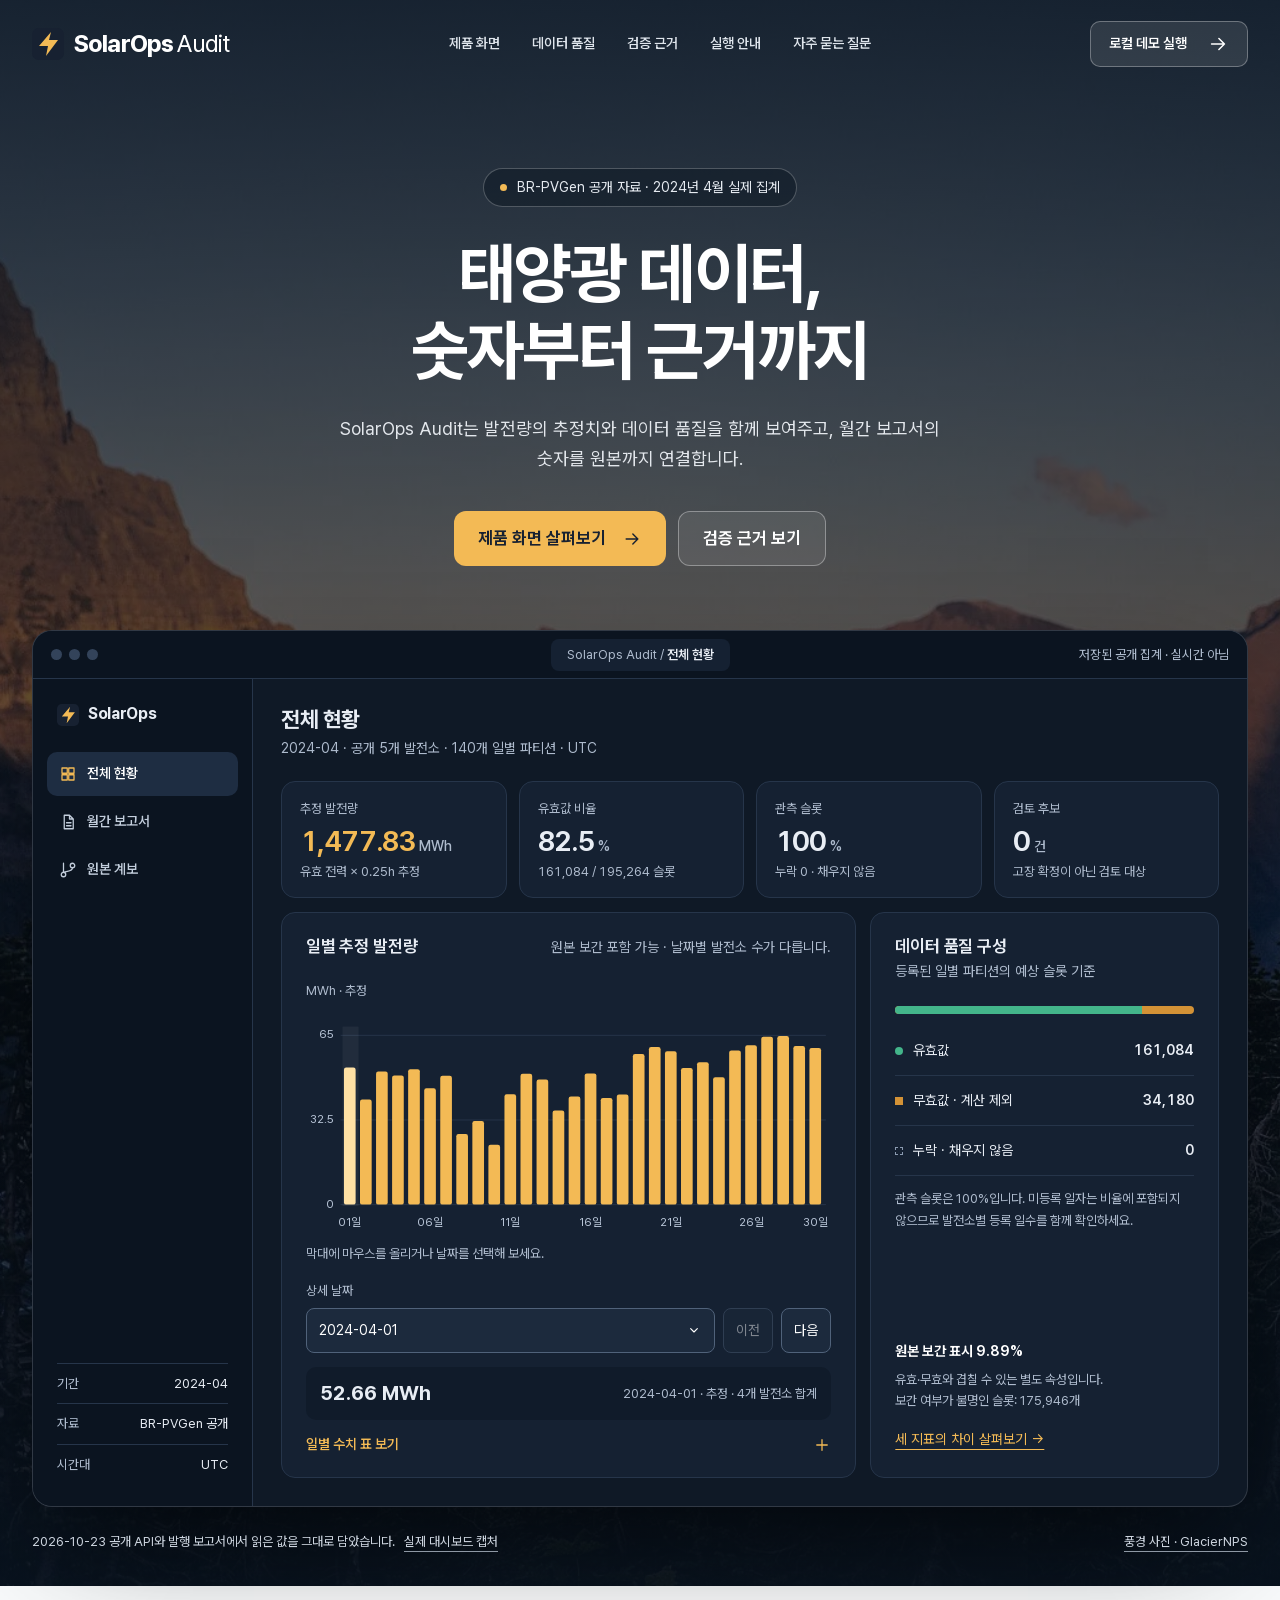
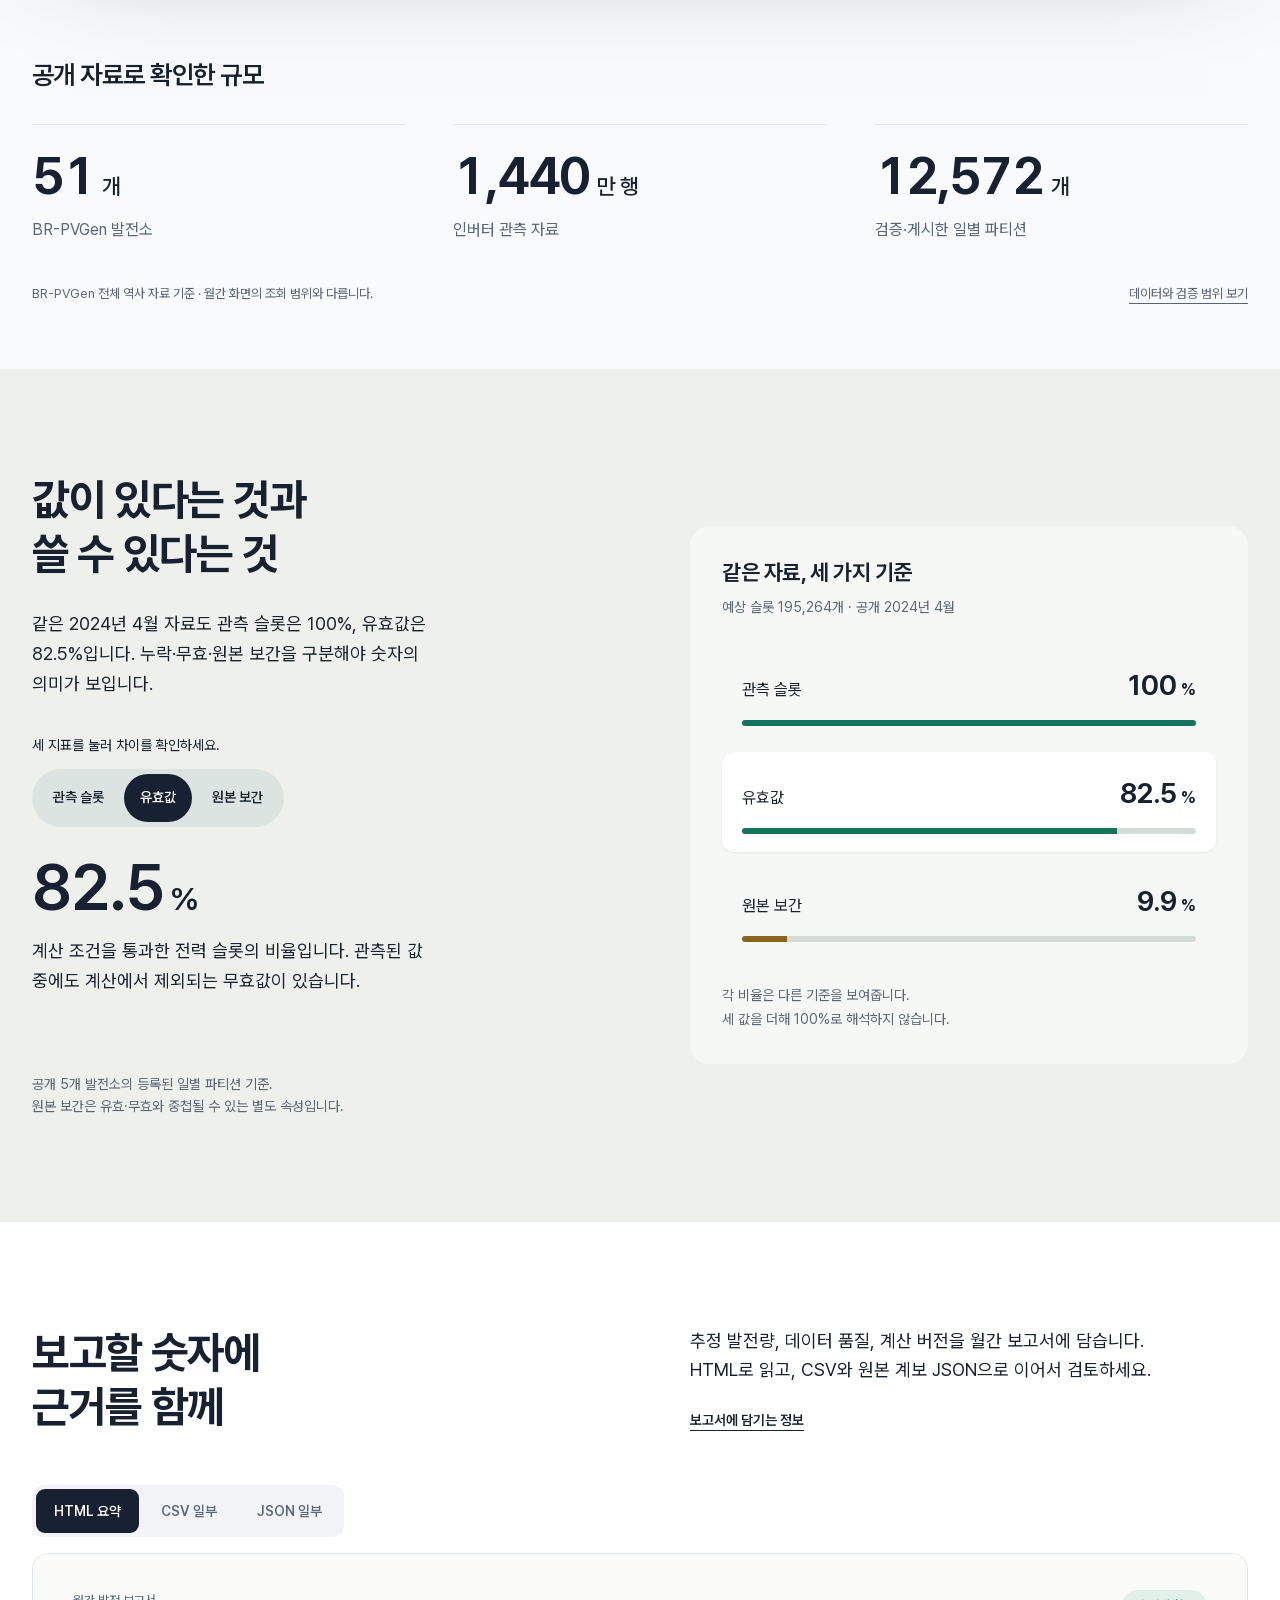
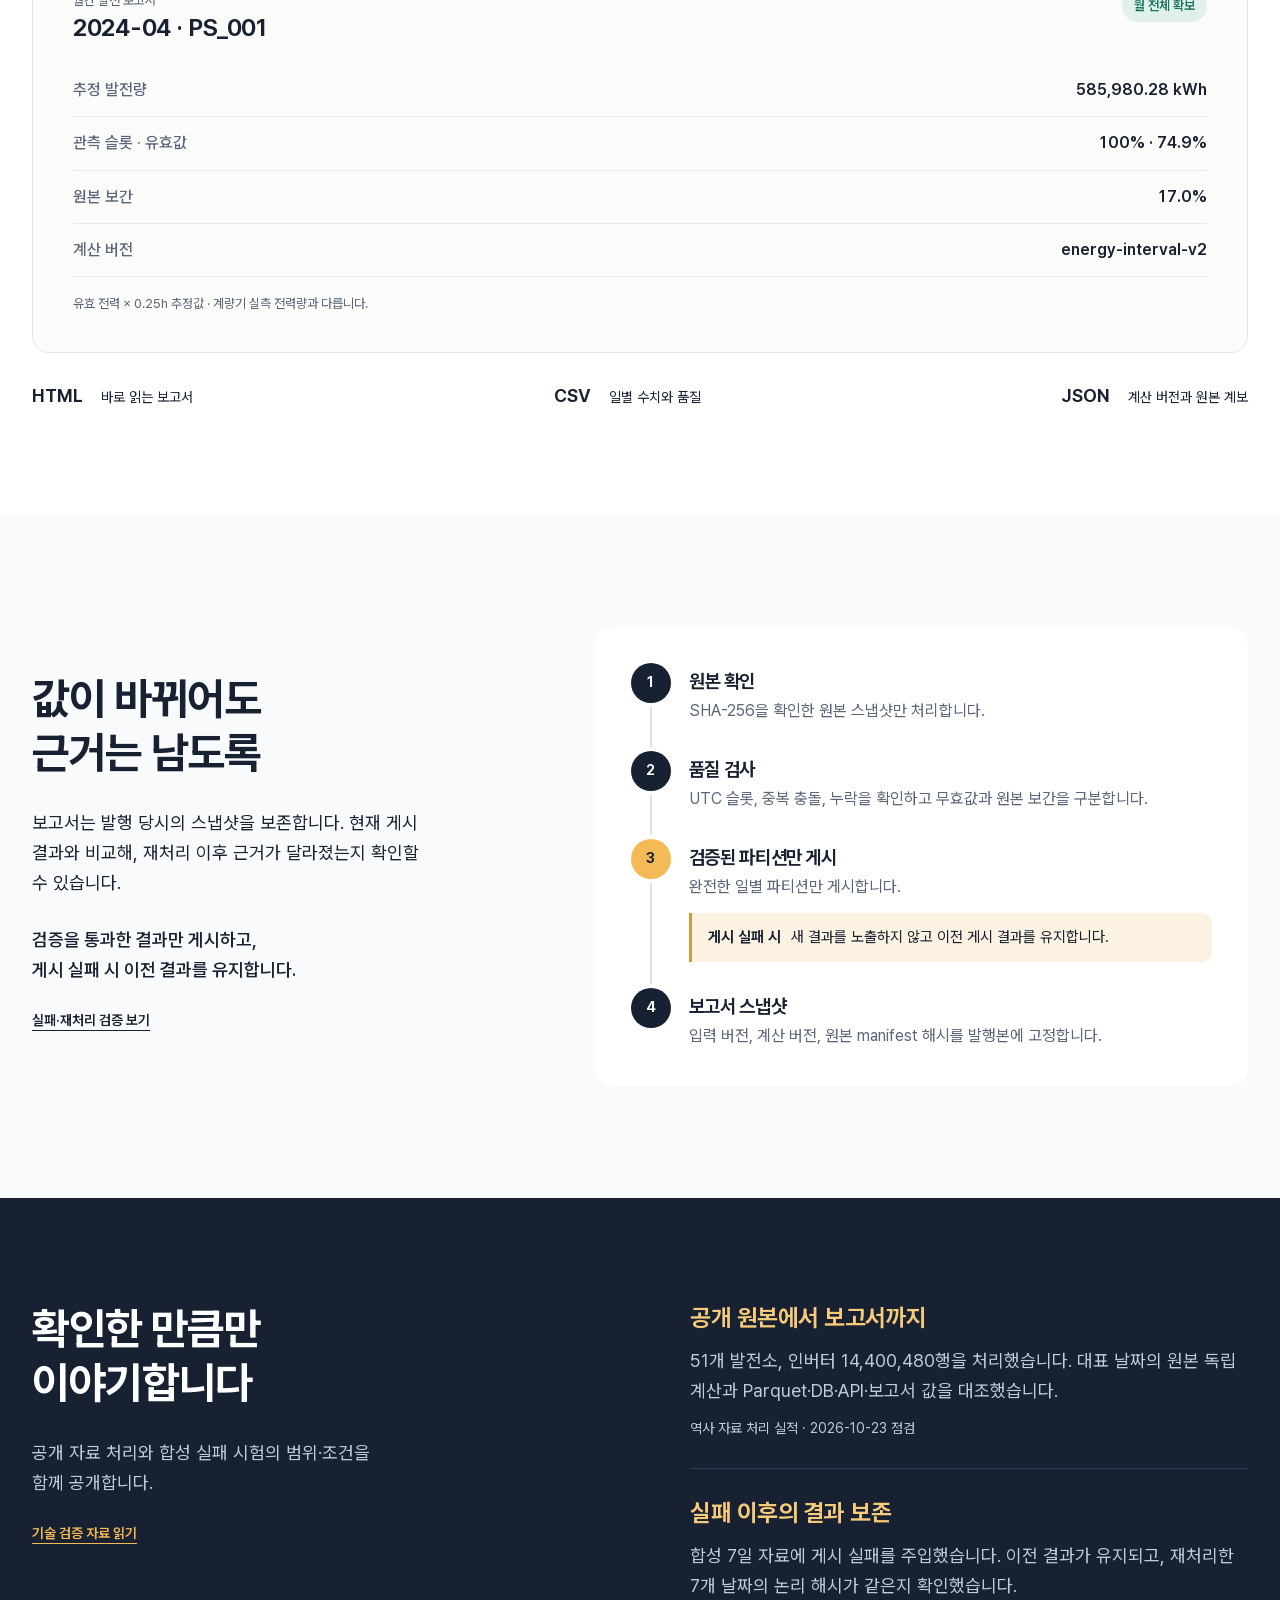
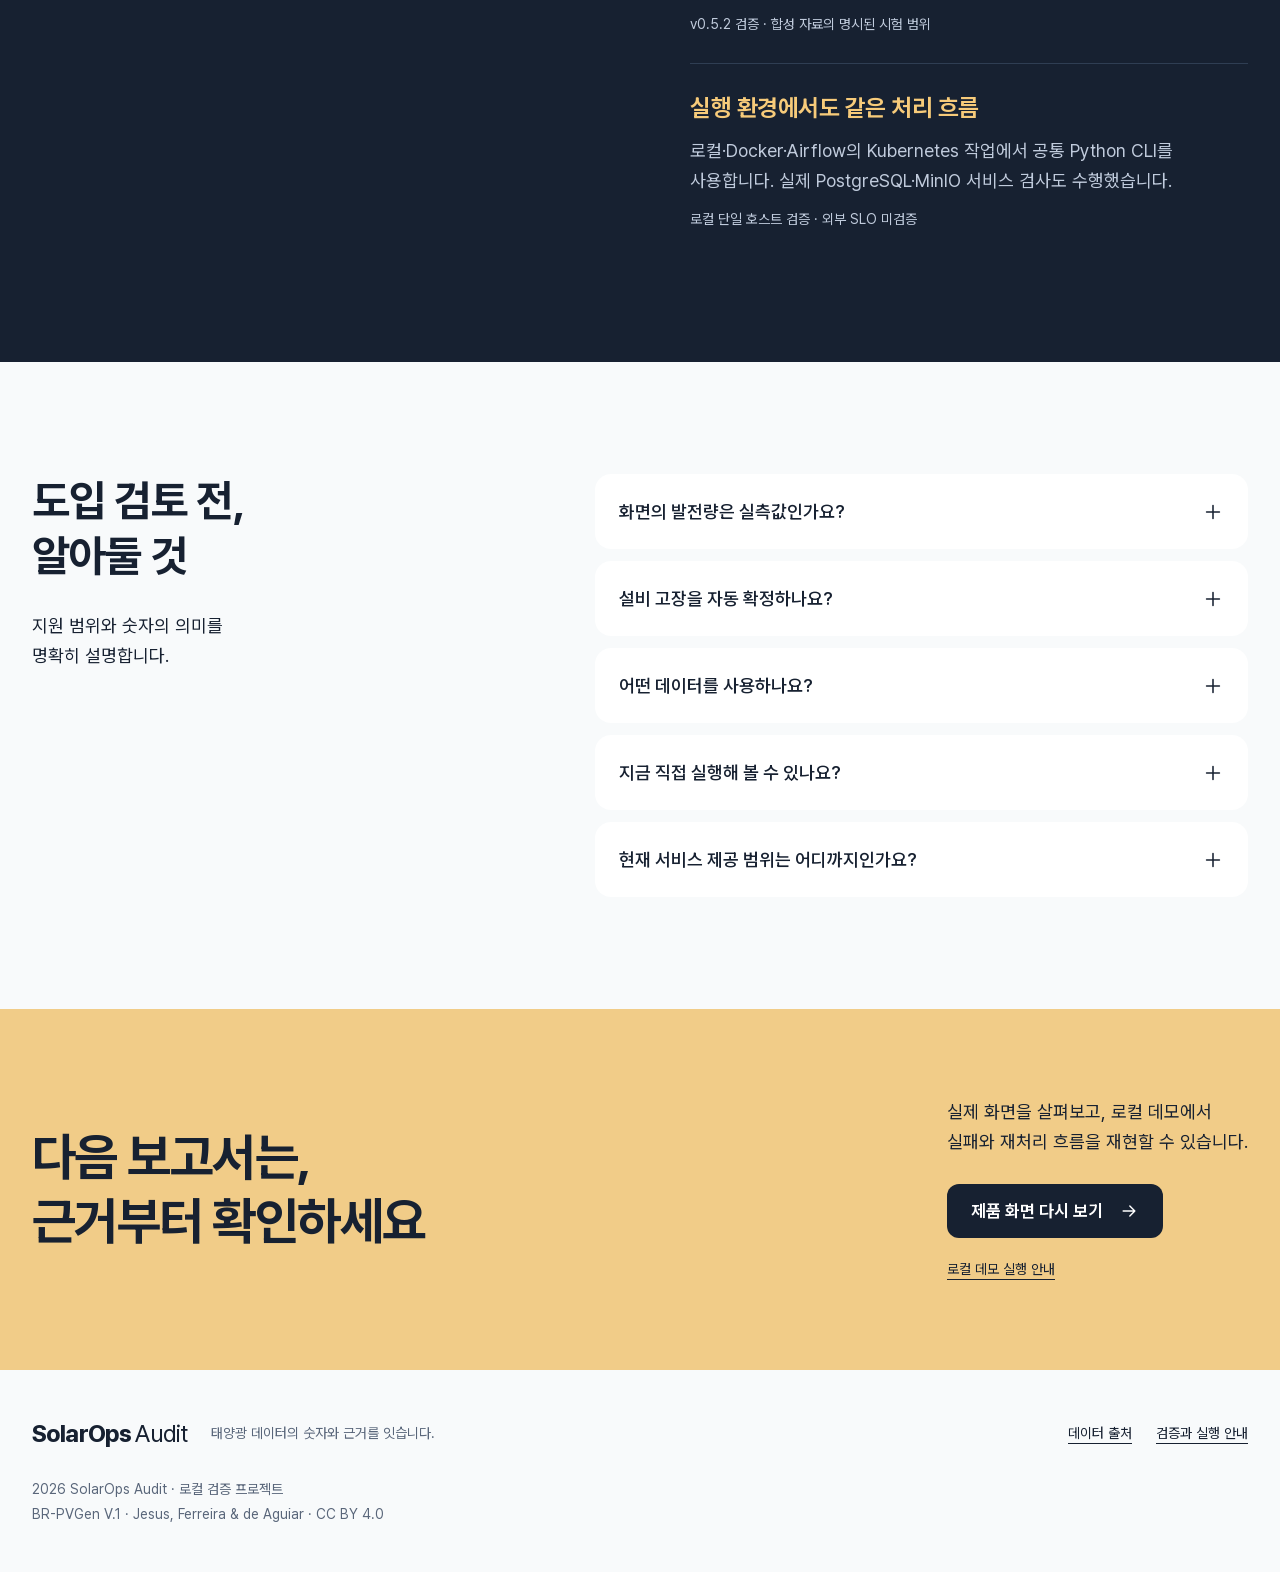
<file: landing/index.html>
<!doctype html>
<html lang="ko">
  <head>
    <meta charset="utf-8" />
    <meta name="viewport" content="width=device-width, initial-scale=1" />
    <meta
      name="description"
      content="SolarOps Audit는 태양광 발전량의 추정치와 데이터 품질을 함께 보여주고, 월간 보고서의 숫자를 원본까지 연결합니다. 실제 제품 화면과 공개 자료 검증 근거를 살펴보세요."
    />
    <meta name="theme-color" content="#172131" />
    <title>SolarOps Audit — 태양광 데이터, 숫자부터 근거까지</title>
    <link rel="icon" href="assets/favicon.svg" type="image/svg+xml" />
    <link
      rel="preload"
      href="assets/fonts/PretendardLanding.woff2?v=6.1"
      as="font"
      type="font/woff2"
      crossorigin
    />
    <link rel="stylesheet" href="styles.css?v=6.1" />
    <script>
      document.documentElement.classList.add("js");
    </script>
    <script src="site.js?v=6" defer></script>
  </head>
  <body class="landing-page">
    <a class="skip" href="#main">본문으로 건너뛰기</a>
    <header class="site-header wrap">
      <a class="wordmark" href="./" aria-label="SolarOps Audit 처음으로"
        ><img src="assets/favicon.svg" width="32" height="32" alt="" /><span
          >SolarOps <span class="wordmark-suffix">Audit</span></span
        ></a
      >
      <nav aria-label="주 메뉴">
        <a href="#demo">제품 화면</a><a href="#workflow">데이터 품질</a
        ><a href="#evidence">검증 근거</a><a href="evidence.html#demo">실행 안내</a
        ><a href="#faq">자주 묻는 질문</a>
      </nav>
      <a
        class="header-action"
        href="http://127.0.0.1:8502/?view=overview&amp;period=2024-04&amp;source=public"
        target="_blank"
        rel="noopener"
        >로컬 데모 실행<span class="sr-only"> (로컬 대시보드, 새 탭)</span>
        <svg viewBox="0 0 24 24" aria-hidden="true">
          <path d="M5 12h14m-6-6 6 6-6 6" /></svg
      ></a>
    </header>
    <main id="main">
      <section class="hero" aria-labelledby="hero-title">
        <img
          class="landscape"
          src="assets/images/solar-landscape.webp"
          width="1920"
          height="1280"
          alt=""
          fetchpriority="high"
        />
        <div class="hero-head wrap">
          <p class="hero-badge"><i aria-hidden="true"></i>BR-PVGen 공개 자료 · 2024년 4월 실제 집계</p>
          <h1 id="hero-title">태양광 데이터,<br />숫자부터 근거까지</h1>
          <p class="lead">
            SolarOps Audit는 발전량의 추정치와 데이터 품질을 함께 보여주고,
            월간 보고서의 숫자를 원본까지 연결합니다.
          </p>
          <div class="hero-actions">
            <a class="button" href="#demo"
              >제품 화면 살펴보기 <svg viewBox="0 0 24 24" aria-hidden="true"><path d="M5 12h14m-6-6 6 6-6 6" /></svg></a
            ><a class="button button-ghost" href="evidence.html">검증 근거 보기</a>
          </div>
        </div>
        <div class="demo-stage wrap" id="demo">
          <div class="app-window" role="region" aria-label="SolarOps Audit 제품 화면 데모" data-ui>
            <div class="app-chrome">
              <span class="app-dots" aria-hidden="true"><i></i><i></i><i></i></span>
              <span class="app-address"
                >SolarOps Audit <span aria-hidden="true">/</span>
                <b id="app-crumb">전체 현황</b></span
              >
              <span class="app-source">저장된 공개 집계 · 실시간 아님</span>
            </div>
            <div class="app-body">
              <div class="app-sidebar">
                <p class="app-brand">
                  <img src="assets/favicon.svg" width="22" height="22" alt="" />SolarOps
                </p>
                <div class="app-nav" role="tablist" aria-label="데모 화면" aria-orientation="vertical">
                  <button type="button" role="tab" id="tab-overview" aria-controls="view-overview" aria-selected="true" tabindex="0" data-view-tab="overview" disabled><svg viewBox="0 0 24 24" aria-hidden="true"><path d="M4 4h7v7H4zM13 4h7v7h-7zM4 13h7v7H4zM13 13h7v7h-7z" /></svg><span>전체 현황</span></button><button type="button" role="tab" id="tab-report" aria-controls="view-report" aria-selected="false" tabindex="-1" data-view-tab="report" disabled><svg viewBox="0 0 24 24" aria-hidden="true"><path d="M7 3h7l5 5v13H7zM14 3v5h5M10 13h6M10 17h6" /></svg><span>월간 보고서</span></button><button type="button" role="tab" id="tab-lineage" aria-controls="view-lineage" aria-selected="false" tabindex="-1" data-view-tab="lineage" disabled><svg viewBox="0 0 24 24" aria-hidden="true"><path d="M6 3v12M6 15a3 3 0 1 0 0 6 3 3 0 0 0 0-6M18 3a3 3 0 1 0 0 6 3 3 0 0 0 0-6M18 9c0 5-6 4-12 6" /></svg><span>원본 계보</span></button>
                </div>
                <dl class="app-scope">
                  <div><dt>기간</dt><dd>2024-04</dd></div>
                  <div><dt>자료</dt><dd>BR-PVGen 공개</dd></div>
                  <div><dt>시간대</dt><dd>UTC</dd></div>
                </dl>
              </div>
              <div class="app-main">
                <div class="app-view" id="view-overview" role="tabpanel" aria-labelledby="tab-overview" data-active>
                  <header class="app-view-head">
                    <div>
                      <h2>전체 현황</h2>
                      <p class="preview-meta">2024-04 · 공개 5개 발전소 · 140개 일별 파티션 · UTC</p>
                    </div>
                  </header>
                  <dl class="kpi-row">
                    <div>
                      <dt>추정 발전량</dt>
                      <dd class="kpi-energy">1,477.83<small>MWh</small></dd>
                      <dd class="kpi-note">유효 전력 × 0.25h 추정</dd>
                    </div>
                    <div>
                      <dt>유효값 비율</dt>
                      <dd>82.5<small>%</small></dd>
                      <dd class="kpi-note">161,084 / 195,264 슬롯</dd>
                    </div>
                    <div>
                      <dt>관측 슬롯</dt>
                      <dd>100<small>%</small></dd>
                      <dd class="kpi-note">누락 0 · 채우지 않음</dd>
                    </div>
                    <div>
                      <dt>검토 후보</dt>
                      <dd>0<small>건</small></dd>
                      <dd class="kpi-note">고장 확정이 아닌 검토 대상</dd>
                    </div>
                  </dl>
                  <div class="app-grid">
                    <section class="app-panel trend-preview" aria-labelledby="trend-heading">
                      <div class="panel-head">
                        <h3 id="trend-heading">일별 추정 발전량</h3>
                        <p class="preview-meta">원본 보간 포함 가능 · 날짜별 발전소 수가 다릅니다.</p>
                      </div>
              <div class="chart-wrap">
                <span class="chart-unit">MWh · 추정</span
                ><svg
                  class="energy-chart"
                  viewBox="0 0 720 306"
                  role="group"
                  aria-label="2024년 4월 일별 추정 발전량. 막대를 선택하거나 아래 날짜를 선택하세요."
                >
                  <line class="chart-grid" x1="48" y1="32" x2="712" y2="32" />
                  <text class="chart-axis" x="38" y="36" text-anchor="end">
                    65
                  </text>
                  <line class="chart-grid" x1="48" y1="148" x2="712" y2="148" />
                  <text class="chart-axis" x="38" y="152" text-anchor="end">
                    32.5
                  </text>
                  <line class="chart-grid" x1="48" y1="264" x2="712" y2="264" />
                  <text class="chart-axis" x="38" y="268" text-anchor="end">
                    0
                  </text>
                  <g
                    class="chart-day"
                    role="button"
                    tabindex="0"
                    aria-label="2024-04-01 · 52.66 MWh · 4개 발전소"
                    aria-pressed="true"
                    data-day-index="0"
                  >
                    <rect
                      class="chart-hit"
                      x="50"
                      y="20"
                      width="22"
                      height="246"
                    />
                    <rect
                      class="chart-bar"
                      x="52"
                      y="76.027"
                      width="16"
                      height="187.973"
                      rx="3"
                    />
                  </g>
                  <text class="chart-axis" x="60" y="294" text-anchor="middle">
                    01일
                  </text>
                  <g
                    class="chart-day"
                    role="button"
                    tabindex="-1"
                    aria-label="2024-04-02 · 40.37 MWh · 4개 발전소"
                    aria-pressed="false"
                    data-day-index="1"
                  >
                    <rect
                      class="chart-hit"
                      x="72"
                      y="20"
                      width="22"
                      height="246"
                    />
                    <rect
                      class="chart-bar"
                      x="74"
                      y="119.927"
                      width="16"
                      height="144.073"
                      rx="3"
                    />
                  </g>
                  <g
                    class="chart-day"
                    role="button"
                    tabindex="-1"
                    aria-label="2024-04-03 · 51.10 MWh · 4개 발전소"
                    aria-pressed="false"
                    data-day-index="2"
                  >
                    <rect
                      class="chart-hit"
                      x="94"
                      y="20"
                      width="22"
                      height="246"
                    />
                    <rect
                      class="chart-bar"
                      x="96"
                      y="81.626"
                      width="16"
                      height="182.374"
                      rx="3"
                    />
                  </g>
                  <g
                    class="chart-day"
                    role="button"
                    tabindex="-1"
                    aria-label="2024-04-04 · 49.59 MWh · 4개 발전소"
                    aria-pressed="false"
                    data-day-index="3"
                  >
                    <rect
                      class="chart-hit"
                      x="116"
                      y="20"
                      width="22"
                      height="246"
                    />
                    <rect
                      class="chart-bar"
                      x="118"
                      y="87.001"
                      width="16"
                      height="176.999"
                      rx="3"
                    />
                  </g>
                  <g
                    class="chart-day"
                    role="button"
                    tabindex="-1"
                    aria-label="2024-04-05 · 52.02 MWh · 4개 발전소"
                    aria-pressed="false"
                    data-day-index="4"
                  >
                    <rect
                      class="chart-hit"
                      x="138"
                      y="20"
                      width="22"
                      height="246"
                    />
                    <rect
                      class="chart-bar"
                      x="140"
                      y="78.338"
                      width="16"
                      height="185.662"
                      rx="3"
                    />
                  </g>
                  <g
                    class="chart-day"
                    role="button"
                    tabindex="-1"
                    aria-label="2024-04-06 · 44.65 MWh · 4개 발전소"
                    aria-pressed="false"
                    data-day-index="5"
                  >
                    <rect
                      class="chart-hit"
                      x="160"
                      y="20"
                      width="22"
                      height="246"
                    />
                    <rect
                      class="chart-bar"
                      x="162"
                      y="104.619"
                      width="16"
                      height="159.381"
                      rx="3"
                    />
                  </g>
                  <text class="chart-axis" x="170" y="294" text-anchor="middle">
                    06일
                  </text>
                  <g
                    class="chart-day"
                    role="button"
                    tabindex="-1"
                    aria-label="2024-04-07 · 49.46 MWh · 4개 발전소"
                    aria-pressed="false"
                    data-day-index="6"
                  >
                    <rect
                      class="chart-hit"
                      x="182"
                      y="20"
                      width="22"
                      height="246"
                    />
                    <rect
                      class="chart-bar"
                      x="184"
                      y="87.465"
                      width="16"
                      height="176.535"
                      rx="3"
                    />
                  </g>
                  <g
                    class="chart-day"
                    role="button"
                    tabindex="-1"
                    aria-label="2024-04-08 · 27.11 MWh · 4개 발전소"
                    aria-pressed="false"
                    data-day-index="7"
                  >
                    <rect
                      class="chart-hit"
                      x="204"
                      y="20"
                      width="22"
                      height="246"
                    />
                    <rect
                      class="chart-bar"
                      x="206"
                      y="167.222"
                      width="16"
                      height="96.778"
                      rx="3"
                    />
                  </g>
                  <g
                    class="chart-day"
                    role="button"
                    tabindex="-1"
                    aria-label="2024-04-09 · 32.09 MWh · 4개 발전소"
                    aria-pressed="false"
                    data-day-index="8"
                  >
                    <rect
                      class="chart-hit"
                      x="226"
                      y="20"
                      width="22"
                      height="246"
                    />
                    <rect
                      class="chart-bar"
                      x="228"
                      y="149.446"
                      width="16"
                      height="114.554"
                      rx="3"
                    />
                  </g>
                  <g
                    class="chart-day"
                    role="button"
                    tabindex="-1"
                    aria-label="2024-04-10 · 22.95 MWh · 4개 발전소"
                    aria-pressed="false"
                    data-day-index="9"
                  >
                    <rect
                      class="chart-hit"
                      x="248"
                      y="20"
                      width="22"
                      height="246"
                    />
                    <rect
                      class="chart-bar"
                      x="250"
                      y="182.095"
                      width="16"
                      height="81.905"
                      rx="3"
                    />
                  </g>
                  <g
                    class="chart-day"
                    role="button"
                    tabindex="-1"
                    aria-label="2024-04-11 · 42.39 MWh · 5개 발전소"
                    aria-pressed="false"
                    data-day-index="10"
                  >
                    <rect
                      class="chart-hit"
                      x="270"
                      y="20"
                      width="22"
                      height="246"
                    />
                    <rect
                      class="chart-bar"
                      x="272"
                      y="112.696"
                      width="16"
                      height="151.304"
                      rx="3"
                    />
                  </g>
                  <text class="chart-axis" x="280" y="294" text-anchor="middle">
                    11일
                  </text>
                  <g
                    class="chart-day"
                    role="button"
                    tabindex="-1"
                    aria-label="2024-04-12 · 50.23 MWh · 5개 발전소"
                    aria-pressed="false"
                    data-day-index="11"
                  >
                    <rect
                      class="chart-hit"
                      x="292"
                      y="20"
                      width="22"
                      height="246"
                    />
                    <rect
                      class="chart-bar"
                      x="294"
                      y="84.709"
                      width="16"
                      height="179.291"
                      rx="3"
                    />
                  </g>
                  <g
                    class="chart-day"
                    role="button"
                    tabindex="-1"
                    aria-label="2024-04-13 · 48.05 MWh · 5개 발전소"
                    aria-pressed="false"
                    data-day-index="12"
                  >
                    <rect
                      class="chart-hit"
                      x="314"
                      y="20"
                      width="22"
                      height="246"
                    />
                    <rect
                      class="chart-bar"
                      x="316"
                      y="92.513"
                      width="16"
                      height="171.487"
                      rx="3"
                    />
                  </g>
                  <g
                    class="chart-day"
                    role="button"
                    tabindex="-1"
                    aria-label="2024-04-14 · 36.14 MWh · 5개 발전소"
                    aria-pressed="false"
                    data-day-index="13"
                  >
                    <rect
                      class="chart-hit"
                      x="336"
                      y="20"
                      width="22"
                      height="246"
                    />
                    <rect
                      class="chart-bar"
                      x="338"
                      y="134.992"
                      width="16"
                      height="129.008"
                      rx="3"
                    />
                  </g>
                  <g
                    class="chart-day"
                    role="button"
                    tabindex="-1"
                    aria-label="2024-04-15 · 41.51 MWh · 5개 발전소"
                    aria-pressed="false"
                    data-day-index="14"
                  >
                    <rect
                      class="chart-hit"
                      x="358"
                      y="20"
                      width="22"
                      height="246"
                    />
                    <rect
                      class="chart-bar"
                      x="360"
                      y="115.826"
                      width="16"
                      height="148.174"
                      rx="3"
                    />
                  </g>
                  <g
                    class="chart-day"
                    role="button"
                    tabindex="-1"
                    aria-label="2024-04-16 · 50.38 MWh · 5개 발전소"
                    aria-pressed="false"
                    data-day-index="15"
                  >
                    <rect
                      class="chart-hit"
                      x="380"
                      y="20"
                      width="22"
                      height="246"
                    />
                    <rect
                      class="chart-bar"
                      x="382"
                      y="84.196"
                      width="16"
                      height="179.804"
                      rx="3"
                    />
                  </g>
                  <text class="chart-axis" x="390" y="294" text-anchor="middle">
                    16일
                  </text>
                  <g
                    class="chart-day"
                    role="button"
                    tabindex="-1"
                    aria-label="2024-04-17 · 40.92 MWh · 5개 발전소"
                    aria-pressed="false"
                    data-day-index="16"
                  >
                    <rect
                      class="chart-hit"
                      x="402"
                      y="20"
                      width="22"
                      height="246"
                    />
                    <rect
                      class="chart-bar"
                      x="404"
                      y="117.956"
                      width="16"
                      height="146.044"
                      rx="3"
                    />
                  </g>
                  <g
                    class="chart-day"
                    role="button"
                    tabindex="-1"
                    aria-label="2024-04-18 · 42.29 MWh · 5개 발전소"
                    aria-pressed="false"
                    data-day-index="17"
                  >
                    <rect
                      class="chart-hit"
                      x="424"
                      y="20"
                      width="22"
                      height="246"
                    />
                    <rect
                      class="chart-bar"
                      x="426"
                      y="113.067"
                      width="16"
                      height="150.933"
                      rx="3"
                    />
                  </g>
                  <g
                    class="chart-day"
                    role="button"
                    tabindex="-1"
                    aria-label="2024-04-19 · 57.80 MWh · 5개 발전소"
                    aria-pressed="false"
                    data-day-index="18"
                  >
                    <rect
                      class="chart-hit"
                      x="446"
                      y="20"
                      width="22"
                      height="246"
                    />
                    <rect
                      class="chart-bar"
                      x="448"
                      y="57.695"
                      width="16"
                      height="206.305"
                      rx="3"
                    />
                  </g>
                  <g
                    class="chart-day"
                    role="button"
                    tabindex="-1"
                    aria-label="2024-04-20 · 60.49 MWh · 5개 발전소"
                    aria-pressed="false"
                    data-day-index="19"
                  >
                    <rect
                      class="chart-hit"
                      x="468"
                      y="20"
                      width="22"
                      height="246"
                    />
                    <rect
                      class="chart-bar"
                      x="470"
                      y="48.081"
                      width="16"
                      height="215.919"
                      rx="3"
                    />
                  </g>
                  <g
                    class="chart-day"
                    role="button"
                    tabindex="-1"
                    aria-label="2024-04-21 · 58.91 MWh · 5개 발전소"
                    aria-pressed="false"
                    data-day-index="20"
                  >
                    <rect
                      class="chart-hit"
                      x="490"
                      y="20"
                      width="22"
                      height="246"
                    />
                    <rect
                      class="chart-bar"
                      x="492"
                      y="53.752"
                      width="16"
                      height="210.248"
                      rx="3"
                    />
                  </g>
                  <text class="chart-axis" x="500" y="294" text-anchor="middle">
                    21일
                  </text>
                  <g
                    class="chart-day"
                    role="button"
                    tabindex="-1"
                    aria-label="2024-04-22 · 52.47 MWh · 5개 발전소"
                    aria-pressed="false"
                    data-day-index="21"
                  >
                    <rect
                      class="chart-hit"
                      x="512"
                      y="20"
                      width="22"
                      height="246"
                    />
                    <rect
                      class="chart-bar"
                      x="514"
                      y="76.706"
                      width="16"
                      height="187.294"
                      rx="3"
                    />
                  </g>
                  <g
                    class="chart-day"
                    role="button"
                    tabindex="-1"
                    aria-label="2024-04-23 · 54.71 MWh · 5개 발전소"
                    aria-pressed="false"
                    data-day-index="22"
                  >
                    <rect
                      class="chart-hit"
                      x="534"
                      y="20"
                      width="22"
                      height="246"
                    />
                    <rect
                      class="chart-bar"
                      x="536"
                      y="68.726"
                      width="16"
                      height="195.274"
                      rx="3"
                    />
                  </g>
                  <g
                    class="chart-day"
                    role="button"
                    tabindex="-1"
                    aria-label="2024-04-24 · 48.87 MWh · 5개 발전소"
                    aria-pressed="false"
                    data-day-index="23"
                  >
                    <rect
                      class="chart-hit"
                      x="556"
                      y="20"
                      width="22"
                      height="246"
                    />
                    <rect
                      class="chart-bar"
                      x="558"
                      y="89.573"
                      width="16"
                      height="174.427"
                      rx="3"
                    />
                  </g>
                  <g
                    class="chart-day"
                    role="button"
                    tabindex="-1"
                    aria-label="2024-04-25 · 59.17 MWh · 5개 발전소"
                    aria-pressed="false"
                    data-day-index="24"
                  >
                    <rect
                      class="chart-hit"
                      x="578"
                      y="20"
                      width="22"
                      height="246"
                    />
                    <rect
                      class="chart-bar"
                      x="580"
                      y="52.802"
                      width="16"
                      height="211.198"
                      rx="3"
                    />
                  </g>
                  <g
                    class="chart-day"
                    role="button"
                    tabindex="-1"
                    aria-label="2024-04-26 · 61.15 MWh · 5개 발전소"
                    aria-pressed="false"
                    data-day-index="25"
                  >
                    <rect
                      class="chart-hit"
                      x="600"
                      y="20"
                      width="22"
                      height="246"
                    />
                    <rect
                      class="chart-bar"
                      x="602"
                      y="45.725"
                      width="16"
                      height="218.275"
                      rx="3"
                    />
                  </g>
                  <text class="chart-axis" x="610" y="294" text-anchor="middle">
                    26일
                  </text>
                  <g
                    class="chart-day"
                    role="button"
                    tabindex="-1"
                    aria-label="2024-04-27 · 64.51 MWh · 5개 발전소"
                    aria-pressed="false"
                    data-day-index="26"
                  >
                    <rect
                      class="chart-hit"
                      x="622"
                      y="20"
                      width="22"
                      height="246"
                    />
                    <rect
                      class="chart-bar"
                      x="624"
                      y="33.760"
                      width="16"
                      height="230.240"
                      rx="3"
                    />
                  </g>
                  <g
                    class="chart-day"
                    role="button"
                    tabindex="-1"
                    aria-label="2024-04-28 · 64.77 MWh · 5개 발전소"
                    aria-pressed="false"
                    data-day-index="27"
                  >
                    <rect
                      class="chart-hit"
                      x="644"
                      y="20"
                      width="22"
                      height="246"
                    />
                    <rect
                      class="chart-bar"
                      x="646"
                      y="32.830"
                      width="16"
                      height="231.170"
                      rx="3"
                    />
                  </g>
                  <g
                    class="chart-day"
                    role="button"
                    tabindex="-1"
                    aria-label="2024-04-29 · 60.92 MWh · 5개 발전소"
                    aria-pressed="false"
                    data-day-index="28"
                  >
                    <rect
                      class="chart-hit"
                      x="666"
                      y="20"
                      width="22"
                      height="246"
                    />
                    <rect
                      class="chart-bar"
                      x="668"
                      y="46.552"
                      width="16"
                      height="217.448"
                      rx="3"
                    />
                  </g>
                  <g
                    class="chart-day"
                    role="button"
                    tabindex="-1"
                    aria-label="2024-04-30 · 60.13 MWh · 5개 발전소"
                    aria-pressed="false"
                    data-day-index="29"
                  >
                    <rect
                      class="chart-hit"
                      x="688"
                      y="20"
                      width="22"
                      height="246"
                    />
                    <rect
                      class="chart-bar"
                      x="690"
                      y="49.365"
                      width="16"
                      height="214.635"
                      rx="3"
                    />
                  </g>
                  <text class="chart-axis" x="698" y="294" text-anchor="middle">
                    30일
                  </text>
                </svg>
                <div class="chart-tooltip" id="chart-tooltip" hidden></div>
              </div>
              <p class="chart-instruction">
                막대에 마우스를 올리거나 날짜를 선택해 보세요.
              </p>
              <div class="day-controls">
                <span class="day-control-label">상세 날짜</span>
                <div>
                  <div class="day-picker">
                    <button
                      type="button"
                      id="day-trigger"
                      aria-label="상세 날짜 선택"
                      aria-haspopup="listbox"
                      aria-expanded="false"
                      aria-controls="day-options"
                      data-index="0"
                      disabled
                    >
                      <span>2024-04-01</span
                      ><svg viewBox="0 0 24 24" aria-hidden="true">
                        <path d="m7 10 5 5 5-5" />
                      </svg>
                    </button>
                    <div
                      id="day-options"
                      role="listbox"
                      aria-label="상세 날짜"
                      hidden
                    >
                      <button
                        type="button"
                        role="option"
                        aria-selected="true"
                        tabindex="0"
                        data-date-option="0"
                      >
                        2024-04-01</button
                      ><button
                        type="button"
                        role="option"
                        aria-selected="false"
                        tabindex="-1"
                        data-date-option="1"
                      >
                        2024-04-02</button
                      ><button
                        type="button"
                        role="option"
                        aria-selected="false"
                        tabindex="-1"
                        data-date-option="2"
                      >
                        2024-04-03</button
                      ><button
                        type="button"
                        role="option"
                        aria-selected="false"
                        tabindex="-1"
                        data-date-option="3"
                      >
                        2024-04-04</button
                      ><button
                        type="button"
                        role="option"
                        aria-selected="false"
                        tabindex="-1"
                        data-date-option="4"
                      >
                        2024-04-05</button
                      ><button
                        type="button"
                        role="option"
                        aria-selected="false"
                        tabindex="-1"
                        data-date-option="5"
                      >
                        2024-04-06</button
                      ><button
                        type="button"
                        role="option"
                        aria-selected="false"
                        tabindex="-1"
                        data-date-option="6"
                      >
                        2024-04-07</button
                      ><button
                        type="button"
                        role="option"
                        aria-selected="false"
                        tabindex="-1"
                        data-date-option="7"
                      >
                        2024-04-08</button
                      ><button
                        type="button"
                        role="option"
                        aria-selected="false"
                        tabindex="-1"
                        data-date-option="8"
                      >
                        2024-04-09</button
                      ><button
                        type="button"
                        role="option"
                        aria-selected="false"
                        tabindex="-1"
                        data-date-option="9"
                      >
                        2024-04-10</button
                      ><button
                        type="button"
                        role="option"
                        aria-selected="false"
                        tabindex="-1"
                        data-date-option="10"
                      >
                        2024-04-11</button
                      ><button
                        type="button"
                        role="option"
                        aria-selected="false"
                        tabindex="-1"
                        data-date-option="11"
                      >
                        2024-04-12</button
                      ><button
                        type="button"
                        role="option"
                        aria-selected="false"
                        tabindex="-1"
                        data-date-option="12"
                      >
                        2024-04-13</button
                      ><button
                        type="button"
                        role="option"
                        aria-selected="false"
                        tabindex="-1"
                        data-date-option="13"
                      >
                        2024-04-14</button
                      ><button
                        type="button"
                        role="option"
                        aria-selected="false"
                        tabindex="-1"
                        data-date-option="14"
                      >
                        2024-04-15</button
                      ><button
                        type="button"
                        role="option"
                        aria-selected="false"
                        tabindex="-1"
                        data-date-option="15"
                      >
                        2024-04-16</button
                      ><button
                        type="button"
                        role="option"
                        aria-selected="false"
                        tabindex="-1"
                        data-date-option="16"
                      >
                        2024-04-17</button
                      ><button
                        type="button"
                        role="option"
                        aria-selected="false"
                        tabindex="-1"
                        data-date-option="17"
                      >
                        2024-04-18</button
                      ><button
                        type="button"
                        role="option"
                        aria-selected="false"
                        tabindex="-1"
                        data-date-option="18"
                      >
                        2024-04-19</button
                      ><button
                        type="button"
                        role="option"
                        aria-selected="false"
                        tabindex="-1"
                        data-date-option="19"
                      >
                        2024-04-20</button
                      ><button
                        type="button"
                        role="option"
                        aria-selected="false"
                        tabindex="-1"
                        data-date-option="20"
                      >
                        2024-04-21</button
                      ><button
                        type="button"
                        role="option"
                        aria-selected="false"
                        tabindex="-1"
                        data-date-option="21"
                      >
                        2024-04-22</button
                      ><button
                        type="button"
                        role="option"
                        aria-selected="false"
                        tabindex="-1"
                        data-date-option="22"
                      >
                        2024-04-23</button
                      ><button
                        type="button"
                        role="option"
                        aria-selected="false"
                        tabindex="-1"
                        data-date-option="23"
                      >
                        2024-04-24</button
                      ><button
                        type="button"
                        role="option"
                        aria-selected="false"
                        tabindex="-1"
                        data-date-option="24"
                      >
                        2024-04-25</button
                      ><button
                        type="button"
                        role="option"
                        aria-selected="false"
                        tabindex="-1"
                        data-date-option="25"
                      >
                        2024-04-26</button
                      ><button
                        type="button"
                        role="option"
                        aria-selected="false"
                        tabindex="-1"
                        data-date-option="26"
                      >
                        2024-04-27</button
                      ><button
                        type="button"
                        role="option"
                        aria-selected="false"
                        tabindex="-1"
                        data-date-option="27"
                      >
                        2024-04-28</button
                      ><button
                        type="button"
                        role="option"
                        aria-selected="false"
                        tabindex="-1"
                        data-date-option="28"
                      >
                        2024-04-29</button
                      ><button
                        type="button"
                        role="option"
                        aria-selected="false"
                        tabindex="-1"
                        data-date-option="29"
                      >
                        2024-04-30
                      </button>
                    </div>
                  </div>
                  <button
                    type="button"
                    id="day-prev"
                    aria-label="이전 날짜"
                    disabled
                  >
                    이전</button
                  ><button
                    type="button"
                    id="day-next"
                    aria-label="다음 날짜"
                    disabled
                  >
                    다음
                  </button>
                </div>
              </div>
              <div class="day-result" aria-live="polite" aria-atomic="true">
                <strong id="day-energy">52.66 MWh</strong
                ><span id="day-description"
                  >2024-04-01 · 추정 · 4개 발전소 합계</span
                >
              </div>
              <details class="data-details">
                <summary>
                  일별 수치 표 보기<svg viewBox="0 0 24 24" aria-hidden="true">
                    <path d="M5 12h14m-7-7v14" />
                  </svg>
                </summary>
                <div
                  class="preview-table-scroll"
                  tabindex="0"
                  role="region"
                  aria-label="일별 발전량 표"
                >
                  <table>
                    <thead>
                      <tr>
                        <th>날짜 (UTC)</th>
                        <th>추정 kWh</th>
                        <th>발전소</th>
                      </tr>
                    </thead>
                    <tbody>
                      <tr>
                        <th scope="row">2024-04-01</th>
                        <td>52,664.910</td>
                        <td>4</td>
                      </tr>
                      <tr>
                        <th scope="row">2024-04-02</th>
                        <td>40,365.149</td>
                        <td>4</td>
                      </tr>
                      <tr>
                        <th scope="row">2024-04-03</th>
                        <td>51,096.119</td>
                        <td>4</td>
                      </tr>
                      <tr>
                        <th scope="row">2024-04-04</th>
                        <td>49,590.298</td>
                        <td>4</td>
                      </tr>
                      <tr>
                        <th scope="row">2024-04-05</th>
                        <td>52,017.453</td>
                        <td>4</td>
                      </tr>
                      <tr>
                        <th scope="row">2024-04-06</th>
                        <td>44,654.185</td>
                        <td>4</td>
                      </tr>
                      <tr>
                        <th scope="row">2024-04-07</th>
                        <td>49,460.263</td>
                        <td>4</td>
                      </tr>
                      <tr>
                        <th scope="row">2024-04-08</th>
                        <td>27,114.619</td>
                        <td>4</td>
                      </tr>
                      <tr>
                        <th scope="row">2024-04-09</th>
                        <td>32,094.750</td>
                        <td>4</td>
                      </tr>
                      <tr>
                        <th scope="row">2024-04-10</th>
                        <td>22,947.560</td>
                        <td>4</td>
                      </tr>
                      <tr>
                        <th scope="row">2024-04-11</th>
                        <td>42,391.286</td>
                        <td>5</td>
                      </tr>
                      <tr>
                        <th scope="row">2024-04-12</th>
                        <td>50,232.515</td>
                        <td>5</td>
                      </tr>
                      <tr>
                        <th scope="row">2024-04-13</th>
                        <td>48,045.987</td>
                        <td>5</td>
                      </tr>
                      <tr>
                        <th scope="row">2024-04-14</th>
                        <td>36,144.501</td>
                        <td>5</td>
                      </tr>
                      <tr>
                        <th scope="row">2024-04-15</th>
                        <td>41,514.128</td>
                        <td>5</td>
                      </tr>
                      <tr>
                        <th scope="row">2024-04-16</th>
                        <td>50,376.172</td>
                        <td>5</td>
                      </tr>
                      <tr>
                        <th scope="row">2024-04-17</th>
                        <td>40,917.479</td>
                        <td>5</td>
                      </tr>
                      <tr>
                        <th scope="row">2024-04-18</th>
                        <td>42,287.187</td>
                        <td>5</td>
                      </tr>
                      <tr>
                        <th scope="row">2024-04-19</th>
                        <td>57,800.980</td>
                        <td>5</td>
                      </tr>
                      <tr>
                        <th scope="row">2024-04-20</th>
                        <td>60,494.605</td>
                        <td>5</td>
                      </tr>
                      <tr>
                        <th scope="row">2024-04-21</th>
                        <td>58,905.662</td>
                        <td>5</td>
                      </tr>
                      <tr>
                        <th scope="row">2024-04-22</th>
                        <td>52,474.541</td>
                        <td>5</td>
                      </tr>
                      <tr>
                        <th scope="row">2024-04-23</th>
                        <td>54,710.464</td>
                        <td>5</td>
                      </tr>
                      <tr>
                        <th scope="row">2024-04-24</th>
                        <td>48,869.734</td>
                        <td>5</td>
                      </tr>
                      <tr>
                        <th scope="row">2024-04-25</th>
                        <td>59,171.736</td>
                        <td>5</td>
                      </tr>
                      <tr>
                        <th scope="row">2024-04-26</th>
                        <td>61,154.576</td>
                        <td>5</td>
                      </tr>
                      <tr>
                        <th scope="row">2024-04-27</th>
                        <td>64,506.958</td>
                        <td>5</td>
                      </tr>
                      <tr>
                        <th scope="row">2024-04-28</th>
                        <td>64,767.348</td>
                        <td>5</td>
                      </tr>
                      <tr>
                        <th scope="row">2024-04-29</th>
                        <td>60,922.841</td>
                        <td>5</td>
                      </tr>
                      <tr>
                        <th scope="row">2024-04-30</th>
                        <td>60,134.838</td>
                        <td>5</td>
                      </tr>
                    </tbody>
                  </table>
                </div>
              </details>
                    </section>
                    <section class="app-panel quality-preview" aria-labelledby="overview-quality-title">
                      <h3 id="overview-quality-title">데이터 품질 구성</h3>
                      <p class="preview-meta">등록된 일별 파티션의 예상 슬롯 기준</p>
              <div
                class="quality-track"
                role="img"
                aria-label="유효 82.5%, 무효 17.5%, 누락 0%"
              >
                <span></span>
              </div>
              <dl class="quality-rows">
                <div>
                  <dt><i class="valid-dot"></i>유효값</dt>
                  <dd>161,084</dd>
                </div>
                <div>
                  <dt><i class="invalid-dot"></i>무효값 · 계산 제외</dt>
                  <dd>34,180</dd>
                </div>
                <div>
                  <dt><i class="missing-dot"></i>누락 · 채우지 않음</dt>
                  <dd>0</dd>
                </div>
              </dl>
              <p class="preview-meta">
                관측 슬롯은 100%입니다. 미등록 일자는 비율에 포함되지 않으므로
                발전소별 등록 일수를 함께 확인하세요.
              </p>
              <div class="quality-footnote">
                <strong>원본 보간 표시 9.89%</strong>
                <p>
                  유효·무효와 겹칠 수 있는 별도 속성입니다.<br />보간 여부가
                  불명인 슬롯: 175,946개
                </p>
                <a href="#workflow">세 지표의 차이 살펴보기 →</a>
              </div>
                    </section>
                  </div>
                </div>
                <div class="app-view" id="view-report" role="tabpanel" aria-labelledby="tab-report">
                  <header class="app-view-head">
                    <div>
                      <h2>2024-04 · PS_001</h2>
                      <p class="preview-meta">월간 보고서 · 1개 발전소 · 30개 일별 파티션 · UTC</p>
                    </div>
                    <p class="app-chip"><svg class="status-check" viewBox="0 0 24 24" aria-hidden="true"><path d="m5 12 4 4 10-10" /></svg>월 전체 파티션 확보</p>
                  </header>
                  <div class="report-view-grid">
                    <section class="app-panel report-energy" aria-labelledby="report-energy-title">
                      <div class="preview-energy-label">
                        <h3 id="report-energy-title">추정 발전량</h3>
                        <div class="unit-switch" role="group" aria-label="발전량 단위">
                          <button type="button" data-unit="kwh" aria-pressed="true" disabled>kWh</button
                          ><button type="button" data-unit="mwh" aria-pressed="false" disabled>MWh</button>
                        </div>
                      </div>
                      <p class="preview-energy" aria-live="polite" aria-atomic="true">
                        <strong id="hero-energy">585,980.28</strong>
                        <span id="hero-unit">kWh</span>
                      </p>
                      <p class="preview-meta">유효 전력 × 0.25h · 계량기 실측 전력량과 다른 추정값입니다.</p>
                      <dl class="report-stats">
                        <div><dt>관측 슬롯</dt><dd>100%</dd></div>
                        <div><dt>유효값</dt><dd>74.9%</dd></div>
                        <div><dt>원본 보간</dt><dd>17.0%</dd></div>
                        <div><dt>검토 후보</dt><dd>0건</dd></div>
                      </dl>
                    </section>
                    <section class="app-panel report-daily" aria-labelledby="report-daily-title">
                      <div class="panel-head">
                        <h3 id="report-daily-title">일별 추정 발전량</h3>
                        <p class="preview-meta">최대 30 MWh 기준</p>
                      </div>
                      <svg class="mini-chart" viewBox="0 0 600 182" role="img" aria-label="PS_001 2024년 4월 일별 추정 발전량. 최대 4월 23일 28.30 MWh, 4월 10일은 0 kWh이며 유효값 20.0%입니다. 유효값 50% 미만인 날은 4월 6일, 10일, 16일입니다."><line class="chart-grid" x1="8" y1="16" x2="592" y2="16" /><line class="chart-grid" x1="8" y1="140" x2="592" y2="140" /><rect class="mini-bar" x="12.2" y="37.6" width="11" height="102.4" rx="2" /><rect class="mini-bar" x="31.7" y="57.7" width="11" height="82.3" rx="2" /><rect class="mini-bar" x="51.2" y="58.4" width="11" height="81.6" rx="2" /><rect class="mini-bar" x="70.6" y="44.5" width="11" height="95.5" rx="2" /><rect class="mini-bar" x="90.1" y="51.9" width="11" height="88.1" rx="2" /><rect class="mini-bar is-low" x="109.6" y="64.4" width="11" height="75.6" rx="2" /><rect class="mini-bar" x="129.0" y="47.5" width="11" height="92.5" rx="2" /><rect class="mini-bar" x="148.5" y="99.0" width="11" height="41.0" rx="2" /><rect class="mini-bar" x="168.0" y="110.0" width="11" height="30.0" rx="2" /><rect class="mini-bar is-low" x="187.4" y="138.5" width="11" height="1.5" rx="2" /><rect class="mini-bar" x="206.9" y="68.4" width="11" height="71.6" rx="2" /><rect class="mini-bar" x="226.4" y="55.1" width="11" height="84.9" rx="2" /><rect class="mini-bar" x="245.8" y="87.7" width="11" height="52.3" rx="2" /><rect class="mini-bar" x="265.3" y="101.8" width="11" height="38.2" rx="2" /><rect class="mini-bar" x="284.8" y="89.9" width="11" height="50.1" rx="2" /><rect class="mini-bar is-low" x="304.2" y="81.4" width="11" height="58.6" rx="2" /><rect class="mini-bar" x="323.7" y="95.3" width="11" height="44.7" rx="2" /><rect class="mini-bar" x="343.2" y="45.3" width="11" height="94.7" rx="2" /><rect class="mini-bar" x="362.6" y="28.1" width="11" height="111.9" rx="2" /><rect class="mini-bar" x="382.1" y="35.3" width="11" height="104.7" rx="2" /><rect class="mini-bar" x="401.6" y="35.8" width="11" height="104.2" rx="2" /><rect class="mini-bar" x="421.0" y="64.8" width="11" height="75.2" rx="2" /><rect class="mini-bar" x="440.5" y="23.0" width="11" height="117.0" rx="2" /><rect class="mini-bar" x="460.0" y="35.0" width="11" height="105.0" rx="2" /><rect class="mini-bar" x="479.4" y="37.2" width="11" height="102.8" rx="2" /><rect class="mini-bar" x="498.9" y="32.2" width="11" height="107.8" rx="2" /><rect class="mini-bar" x="518.4" y="25.4" width="11" height="114.6" rx="2" /><rect class="mini-bar" x="537.8" y="32.3" width="11" height="107.7" rx="2" /><rect class="mini-bar" x="557.3" y="46.1" width="11" height="93.9" rx="2" /><rect class="mini-bar" x="576.8" y="46.9" width="11" height="93.1" rx="2" /><circle class="mini-low" cx="115.1" cy="154" r="3.5" /><circle class="mini-low" cx="192.9" cy="154" r="3.5" /><circle class="mini-low" cx="309.7" cy="154" r="3.5" /><text class="chart-axis" x="17.7" y="176" text-anchor="middle">01일</text><text class="chart-axis" x="192.9" y="176" text-anchor="middle">10일</text><text class="chart-axis" x="387.6" y="176" text-anchor="middle">20일</text><text class="chart-axis" x="582.3" y="176" text-anchor="middle">30일</text></svg>
                      <p class="mini-legend"><i aria-hidden="true"></i>유효값 50% 미만 · 4월 6일, 10일, 16일</p>
                      <p class="preview-meta">
                        유효 슬롯만 계산하므로 유효값이 낮은 날의 발전량은 품질과 함께 해석합니다.
                      </p>
                      <a class="preview-download" href="assets/data/report-metrics.csv" download
                        >일별 CSV 다운로드</a
                      >
                    </section>
                  </div>
                    <section class="app-panel report-table" aria-labelledby="report-table-title">
                      <div class="panel-head">
                        <h3 id="report-table-title">일별 지표</h3>
                        <p class="preview-meta">보고서 CSV와 같은 값 · UTC</p>
                      </div>
                      <div class="preview-table-scroll" tabindex="0" role="region" aria-label="PS_001 일별 지표 표">
                        <table>
                          <thead>
                            <tr><th scope="col">날짜</th><th scope="col">추정 kWh</th><th scope="col">유효값</th><th scope="col">원본 보간</th></tr>
                          </thead>
                          <tbody>
                            <tr><th scope="row">2024-04-01</th><td>24,768.3</td><td>77.4%</td><td>33.8%</td></tr>
                            <tr><th scope="row">2024-04-02</th><td>19,922.6</td><td>79.5%</td><td>31.5%</td></tr>
                            <tr><th scope="row">2024-04-03</th><td>19,752.7</td><td>73.5%</td><td>28.4%</td></tr>
                            <tr><th scope="row">2024-04-04</th><td>23,104.6</td><td>78.2%</td><td>35.0%</td></tr>
                            <tr><th scope="row">2024-04-05</th><td>21,316.8</td><td>65.4%</td><td>28.4%</td></tr>
                            <tr><th scope="row">2024-04-06</th><td>18,280.8</td><td>41.3%</td><td>13.8%</td></tr>
                            <tr><th scope="row">2024-04-07</th><td>22,380.6</td><td>76.8%</td><td>35.2%</td></tr>
                            <tr><th scope="row">2024-04-08</th><td>9,923.1</td><td>76.8%</td><td>34.4%</td></tr>
                            <tr><th scope="row">2024-04-09</th><td>7,251.6</td><td>72.8%</td><td>32.3%</td></tr>
                            <tr><th scope="row">2024-04-10</th><td>0.0</td><td>20.0%</td><td>8.8%</td></tr>
                            <tr><th scope="row">2024-04-11</th><td>17,317.8</td><td>67.0%</td><td>30.5%</td></tr>
                            <tr><th scope="row">2024-04-12</th><td>20,542.3</td><td>72.0%</td><td>29.6%</td></tr>
                            <tr><th scope="row">2024-04-13</th><td>12,646.7</td><td>62.5%</td><td>28.0%</td></tr>
                            <tr><th scope="row">2024-04-14</th><td>9,237.5</td><td>70.5%</td><td>33.7%</td></tr>
                            <tr><th scope="row">2024-04-15</th><td>12,124.2</td><td>60.5%</td><td>27.5%</td></tr>
                            <tr><th scope="row">2024-04-16</th><td>14,175.0</td><td>37.2%</td><td>0.3%</td></tr>
                            <tr><th scope="row">2024-04-17</th><td>10,816.3</td><td>78.2%</td><td>1.7%</td></tr>
                            <tr><th scope="row">2024-04-18</th><td>22,923.2</td><td>78.2%</td><td>3.3%</td></tr>
                            <tr><th scope="row">2024-04-19</th><td>27,064.6</td><td>78.2%</td><td>9.8%</td></tr>
                            <tr><th scope="row">2024-04-20</th><td>25,339.9</td><td>76.5%</td><td>8.2%</td></tr>
                            <tr><th scope="row">2024-04-21</th><td>25,211.0</td><td>78.2%</td><td>5.7%</td></tr>
                            <tr><th scope="row">2024-04-22</th><td>18,188.2</td><td>71.3%</td><td>2.5%</td></tr>
                            <tr><th scope="row">2024-04-23</th><td>28,300.8</td><td>96.2%</td><td>0.0%</td></tr>
                            <tr><th scope="row">2024-04-24</th><td>25,401.2</td><td>96.2%</td><td>0.0%</td></tr>
                            <tr><th scope="row">2024-04-25</th><td>24,873.5</td><td>96.2%</td><td>0.0%</td></tr>
                            <tr><th scope="row">2024-04-26</th><td>26,071.2</td><td>96.1%</td><td>6.0%</td></tr>
                            <tr><th scope="row">2024-04-27</th><td>27,736.7</td><td>96.1%</td><td>15.0%</td></tr>
                            <tr><th scope="row">2024-04-28</th><td>26,056.2</td><td>96.2%</td><td>15.0%</td></tr>
                            <tr><th scope="row">2024-04-29</th><td>22,720.5</td><td>95.1%</td><td>10.3%</td></tr>
                            <tr><th scope="row">2024-04-30</th><td>22,532.2</td><td>84.2%</td><td>1.5%</td></tr>
                          </tbody>
                        </table>
                      </div>
                    </section>
                </div>
                <div class="app-view" id="view-lineage" role="tabpanel" aria-labelledby="tab-lineage">
                  <header class="app-view-head">
                    <div>
                      <h2>원본 계보</h2>
                      <p class="preview-meta">보고서 생성 시점의 계산과 원본 정보를 보존합니다.</p>
                    </div>
                    <p class="app-chip">발행본 스냅샷</p>
                  </header>
                  <div class="lineage-view-grid">
                  <div class="app-panel lineage-preview">
            <dl class="lineage-rows">
              <div>
                <dt>생성 기준 시각</dt>
                <dd>2026-10-23 03:38:45 UTC</dd>
              </div>
              <div>
                <dt>입력 버전</dt>
                <dd>brpvgen-v1</dd>
              </div>
              <div>
                <dt>계산 버전</dt>
                <dd>energy-interval-v2</dd>
              </div>
              <div>
                <dt>집계 범위</dt>
                <dd>PS_001 · 공개 자료 · 30일</dd>
              </div>
            </dl>
                    <div class="lineage-ids">
                      <p>보고서 ID</p>
                      <code>a4fbf16f-a877-4ed0-b35a-e4f7f49ebda9</code>
                      <p>원본 manifest SHA-256</p>
                      <code id="lineage-hash"
                        >2c41dce2e0bad97e9d6cd366faf3e34f3492db27a7e58883e76a6acdac6e1f99</code
                      >
                      <div class="copy-row">
                        <button type="button" class="copy-control" id="copy-hash" disabled>해시 복사</button
                        ><span id="copy-status" role="status"></span>
                      </div>
                    </div>
                  </div>
                    <section class="app-panel partition-panel" aria-labelledby="partition-title">
                      <div class="panel-head">
                        <h3 id="partition-title">포함된 일별 파티션</h3>
                        <p class="preview-meta">30 / 30 게시</p>
                      </div>
                      <ol class="partition-grid" aria-label="2024년 4월 PS_001 일별 파티션과 유효값 비율"><li class="is-mid"><span>01</span><b>77%</b></li><li class="is-mid"><span>02</span><b>79%</b></li><li class="is-mid"><span>03</span><b>73%</b></li><li class="is-mid"><span>04</span><b>78%</b></li><li class="is-low"><span>05</span><b>65%</b></li><li class="is-warn"><span>06</span><b>41%</b></li><li class="is-mid"><span>07</span><b>77%</b></li><li class="is-mid"><span>08</span><b>77%</b></li><li class="is-mid"><span>09</span><b>73%</b></li><li class="is-warn"><span>10</span><b>20%</b></li><li class="is-low"><span>11</span><b>67%</b></li><li class="is-mid"><span>12</span><b>72%</b></li><li class="is-low"><span>13</span><b>62%</b></li><li class="is-mid"><span>14</span><b>71%</b></li><li class="is-low"><span>15</span><b>61%</b></li><li class="is-warn"><span>16</span><b>37%</b></li><li class="is-mid"><span>17</span><b>78%</b></li><li class="is-mid"><span>18</span><b>78%</b></li><li class="is-mid"><span>19</span><b>78%</b></li><li class="is-mid"><span>20</span><b>77%</b></li><li class="is-mid"><span>21</span><b>78%</b></li><li class="is-mid"><span>22</span><b>71%</b></li><li class="is-high"><span>23</span><b>96%</b></li><li class="is-high"><span>24</span><b>96%</b></li><li class="is-high"><span>25</span><b>96%</b></li><li class="is-high"><span>26</span><b>96%</b></li><li class="is-high"><span>27</span><b>96%</b></li><li class="is-high"><span>28</span><b>96%</b></li><li class="is-high"><span>29</span><b>95%</b></li><li class="is-mid"><span>30</span><b>84%</b></li></ol>
                      <p class="partition-legend">
                        <span><i class="is-high"></i>90% 이상</span><span><i class="is-mid"></i>70–89%</span><span><i class="is-low"></i>50–69%</span><span><i class="is-warn"></i>50% 미만</span>
                      </p>
                      <p class="preview-meta">숫자는 날짜별 유효값 비율입니다. 모든 날짜가 게시됐어도 품질은 다를 수 있습니다.</p>
                    </section>
                  </div>
                  <p class="preview-meta app-footnote">
                    2026-10-23에 확인한 발행본입니다. 새로운 수집 결과가 이 화면에 자동 반영되지 않습니다.
                  </p>
                </div>
              </div>
            </div>
          </div>
          <div class="demo-caption">
            <p>
              2026-10-23 공개 API와 발행 보고서에서 읽은 값을 그대로 담았습니다.
              <a href="assets/images/overview-full-2x.webp" target="_blank" rel="noopener"
                >실제 대시보드 캡처<span class="sr-only"> (새 탭)</span></a
              >
            </p>
            <a href="evidence.html#visual-sources">풍경 사진 · GlacierNPS</a>
          </div>
        </div>
      </section>

      <section class="public-proof wrap" aria-labelledby="proof-title">
        <h2 id="proof-title">공개 자료로 확인한 규모</h2>
        <div class="proof-metrics">
          <p>
            <strong>51<span>개</span></strong
            ><span>BR-PVGen 발전소</span>
          </p>
          <p>
            <strong>1,440<span>만 행</span></strong
            ><span>인버터 관측 자료</span>
          </p>
          <p>
            <strong>12,572<span>개</span></strong
            ><span>검증·게시한 일별 파티션</span>
          </p>
        </div>
        <div class="proof-footnote">
          <p>
            BR-PVGen 전체 역사 자료 기준 · 월간 화면의 조회 범위와 다릅니다.
          </p>
          <a href="evidence.html#public-data">데이터와 검증 범위 보기</a>
        </div>
      </section>

      <section
        class="quality-section"
        id="workflow"
        aria-labelledby="quality-title"
      >
        <div class="wrap quality-layout">
          <div class="quality-copy">
            <h2 id="quality-title">값이 있다는 것과<br />쓸 수 있다는 것</h2>
            <p>
              같은 2024년 4월 자료도 관측 슬롯은 100%, 유효값은 82.5%입니다.
              누락·무효·원본 보간을 구분해야 숫자의 의미가 보입니다.
            </p>
            <div class="quality-demo" data-ui>
              <p class="demo-instruction" id="quality-instruction">
                세 지표를 눌러 차이를 확인하세요.
              </p>
              <div
                class="metric-choices"
                role="group"
                aria-labelledby="quality-instruction"
              >
                <button
                  type="button"
                  data-metric="observed"
                  disabled
                  aria-pressed="false"
                >
                  관측 슬롯
                </button>
                <button
                  type="button"
                  data-metric="valid"
                  disabled
                  aria-pressed="true"
                >
                  유효값
                </button>
                <button
                  type="button"
                  data-metric="interpolated"
                  disabled
                  aria-pressed="false"
                >
                  원본 보간
                </button>
              </div>
              <div
                id="metric-result"
                class="metric-result"
                aria-live="polite"
                aria-atomic="true"
              >
                <p class="metric-value">82.5<span>%</span></p>
                <p class="metric-explanation">
                  계산 조건을 통과한 전력 슬롯의 비율입니다. 관측된 값 중에도
                  계산에서 제외되는 무효값이 있습니다.
                </p>
              </div>
              <noscript
                ><p>
                  관측 슬롯 100%는 예상 슬롯에 값이 있다는 뜻입니다. 유효값은
                  82.5%, 원본 보간은 9.9%이며 보간은 유효·무효와 중첩될 수 있는
                  별도 속성입니다.
                </p></noscript
              >
              <p class="note">
                공개 5개 발전소의 등록된 일별 파티션 기준.<br />원본 보간은
                유효·무효와 중첩될 수 있는 별도 속성입니다.
              </p>
            </div>
          </div>
          <figure class="quality-figure" data-ui>
            <div class="quality-comparison">
              <h3>같은 자료, 세 가지 기준</h3>
              <p class="preview-meta">예상 슬롯 195,264개 · 공개 2024년 4월</p>
              <div
                class="comparison-rows"
                role="group"
                aria-label="품질 지표 선택"
              >
                <button
                  type="button"
                  class="comparison-row"
                  data-metric="observed"
                  aria-pressed="false"
                  disabled
                >
                  <span
                    >관측 슬롯<strong>100<span>%</span></strong></span
                  ><span class="comparison-track"
                    ><i style="--ratio: 1"></i
                  ></span>
                </button>
                <button
                  type="button"
                  class="comparison-row"
                  data-metric="valid"
                  aria-pressed="true"
                  disabled
                >
                  <span
                    >유효값<strong>82.5<span>%</span></strong></span
                  ><span class="comparison-track"
                    ><i style="--ratio: 0.8249549328"></i
                  ></span>
                </button>
                <button
                  type="button"
                  class="comparison-row"
                  data-metric="interpolated"
                  aria-pressed="false"
                  disabled
                >
                  <span
                    >원본 보간<strong>9.9<span>%</span></strong></span
                  ><span class="comparison-track"
                    ><i style="--ratio: 0.098932727"></i
                  ></span>
                </button>
              </div>
              <p class="preview-meta">
                각 비율은 다른 기준을 보여줍니다.<br />세 값을 더해 100%로
                해석하지 않습니다.
              </p>
            </div>
          </figure>
        </div>
      </section>

      <section class="report-section" aria-labelledby="report-title">
        <div class="wrap">
          <div class="section-intro">
            <h2 id="report-title">보고할 숫자에<br />근거를 함께</h2>
            <div>
              <p>
                추정 발전량, 데이터 품질, 계산 버전을 월간 보고서에 담습니다.
                HTML로 읽고, CSV와 원본 계보 JSON으로 이어서 검토하세요.
              </p>
              <a class="text-link" href="evidence.html#reports"
                >보고서에 담기는 정보</a
              >
            </div>
          </div>
          <figure class="report-figure" data-ui>
            <div
              class="report-format-tabs"
              role="tablist"
              aria-label="월간 보고서 형식"
            >
              <button
                role="tab"
                id="format-html"
                aria-controls="report-html"
                aria-selected="true"
                data-format="html"
                disabled
              >
                HTML 요약</button
              ><button
                role="tab"
                id="format-csv"
                aria-controls="report-csv"
                aria-selected="false"
                tabindex="-1"
                data-format="csv"
                disabled
              >
                CSV 일부</button
              ><button
                role="tab"
                id="format-json"
                aria-controls="report-json"
                aria-selected="false"
                tabindex="-1"
                data-format="json"
                disabled
              >
                JSON 일부
              </button>
            </div>
            <div class="report-content">
              <div
                id="report-html"
                role="tabpanel"
                aria-labelledby="format-html"
                class="report-doc"
                tabindex="0"
              >
                <div class="doc-head">
                  <div>
                    <p class="doc-kicker">월간 발전 보고서</p>
                    <h3>2024-04 · PS_001</h3>
                  </div>
                  <span class="doc-badge">월 전체 확보</span>
                </div>
                <table class="doc-table">
                  <tbody>
                    <tr><th scope="row">추정 발전량</th><td>585,980.28 kWh</td></tr>
                    <tr><th scope="row">관측 슬롯 · 유효값</th><td>100% · 74.9%</td></tr>
                    <tr><th scope="row">원본 보간</th><td>17.0%</td></tr>
                    <tr><th scope="row">계산 버전</th><td>energy-interval-v2</td></tr>
                  </tbody>
                </table>
                <p class="doc-foot">유효 전력 × 0.25h 추정값 · 계량기 실측 전력량과 다릅니다.</p>
              </div>
              <div
                id="report-csv"
                role="tabpanel"
                aria-labelledby="format-csv"
                tabindex="0"
                hidden
              >
                <pre><code id="csv-preview">local_date,estimated_energy_kwh,plant_id
2024-04-01,24768.34375,PS_001
2024-04-02,19922.63075,PS_001
2024-04-03,19752.692125,PS_001
2024-04-04,23104.6475,PS_001
…</code></pre>
                <a
                  class="preview-download"
                  href="assets/data/report-metrics.csv"
                  download
                  >실제 월간 CSV 다운로드</a
                >
              </div>
              <div
                id="report-json"
                role="tabpanel"
                aria-labelledby="format-json"
                tabindex="0"
                hidden
              >
                <pre><code>{
  &quot;period&quot;: &quot;2024-04&quot;,
  &quot;scope&quot;: &quot;PS_001&quot;,
  &quot;estimated_energy_kwh&quot;: 585980.279,
  &quot;calculation_version&quot;: &quot;energy-interval-v2&quot;,
  &quot;days&quot;: 30
}</code></pre>
                <a
                  class="preview-download"
                  href="assets/data/preview.json"
                  download
                  >공개 집계 미리보기 JSON 다운로드</a
                >
              </div>
            </div>
          </figure>
          <div class="report-formats">
            <p><strong>HTML</strong> 바로 읽는 보고서</p>
            <p><strong>CSV</strong> 일별 수치와 품질</p>
            <p><strong>JSON</strong> 계산 버전과 원본 계보</p>
          </div>
        </div>
      </section>

      <section class="lineage-section wrap" aria-labelledby="lineage-title">
        <div class="lineage-copy">
          <h2 id="lineage-title">값이 바뀌어도<br />근거는 남도록</h2>
          <p>
            보고서는 발행 당시의 스냅샷을 보존합니다. 현재 게시 결과와 비교해,
            재처리 이후 근거가 달라졌는지 확인할 수 있습니다.
          </p>
          <p class="lineage-callout">
            검증을 통과한 결과만 게시하고,<br />게시 실패 시 이전 결과를
            유지합니다.
          </p>
          <a class="text-link" href="evidence.html#publication"
            >실패·재처리 검증 보기</a
          >
        </div>
        <figure class="lineage-figure">
          <ol class="pipeline">
            <li>
              <span class="step-index">1</span>
              <div>
                <h3>원본 확인</h3>
                <p>SHA-256을 확인한 원본 스냅샷만 처리합니다.</p>
              </div>
            </li>
            <li>
              <span class="step-index">2</span>
              <div>
                <h3>품질 검사</h3>
                <p>UTC 슬롯, 중복 충돌, 누락을 확인하고 무효값과 원본 보간을 구분합니다.</p>
              </div>
            </li>
            <li class="pipeline-gate">
              <span class="step-index">3</span>
              <div>
                <h3>검증된 파티션만 게시</h3>
                <p>완전한 일별 파티션만 게시합니다.</p>
                <p class="pipeline-branch">
                  <strong>게시 실패 시</strong> 새 결과를 노출하지 않고 이전 게시 결과를 유지합니다.
                </p>
              </div>
            </li>
            <li>
              <span class="step-index">4</span>
              <div>
                <h3>보고서 스냅샷</h3>
                <p>입력 버전, 계산 버전, 원본 manifest 해시를 발행본에 고정합니다.</p>
              </div>
            </li>
          </ol>
        </figure>
      </section>

      <section
        class="evidence-section"
        id="evidence"
        aria-labelledby="evidence-title"
      >
        <div class="wrap evidence-layout">
          <div>
            <h2 id="evidence-title">확인한 만큼만<br />이야기합니다</h2>
            <p>
              공개 자료 처리와 합성 실패 시험의 범위·조건을 함께 공개합니다.
            </p>
            <a class="text-link" href="evidence.html">기술 검증 자료 읽기</a>
          </div>
          <div class="evidence-list">
            <article>
              <h3>공개 원본에서 보고서까지</h3>
              <p>
                51개 발전소, 인버터 14,400,480행을 처리했습니다. 대표 날짜의
                원본 독립 계산과 Parquet·DB·API·보고서 값을 대조했습니다.
              </p>
              <span class="note">역사 자료 처리 실적 · 2026-10-23 점검</span>
            </article>
            <article>
              <h3>실패 이후의 결과 보존</h3>
              <p>
                합성 7일 자료에 게시 실패를 주입했습니다. 이전 결과가 유지되고,
                재처리한 7개 날짜의 논리 해시가 같은지 확인했습니다.
              </p>
              <span class="note"
                >v0.5.2 검증 · 합성 자료의 명시된 시험 범위</span
              >
            </article>
            <article>
              <h3>실행 환경에서도 같은 처리 흐름</h3>
              <p>
                로컬·Docker·Airflow의 Kubernetes 작업에서 공통 Python CLI를
                사용합니다. 실제 PostgreSQL·MinIO 서비스 검사도 수행했습니다.
              </p>
              <span class="note">로컬 단일 호스트 검증 · 외부 SLO 미검증</span>
            </article>
          </div>
        </div>
      </section>

      <section class="faq-section wrap" id="faq" aria-labelledby="faq-title">
        <div>
          <h2 id="faq-title">도입 검토 전,<br />알아둘 것</h2>
          <p>지원 범위와 숫자의 의미를<br />명확히 설명합니다.</p>
        </div>
        <div class="faq-list">
          <details name="faq">
            <summary>
              화면의 발전량은 실측값인가요?<svg
                viewBox="0 0 24 24"
                aria-hidden="true"
              >
                <path d="M5 12h14m-7-7v14" />
              </svg>
            </summary>
            <p>
              유효한 15분 전력에 시간 간격을 적용한 추정 에너지입니다. 원본
              보간값이 포함될 수 있습니다. 계량기 실측 전력량, 매출, 확정 손실로
              해석하지 않습니다.
            </p>
          </details>
          <details name="faq">
            <summary>
              설비 고장을 자동 확정하나요?<svg
                viewBox="0 0 24 24"
                aria-hidden="true"
              >
                <path d="M5 12h14m-7-7v14" />
              </svg>
            </summary>
            <p>
              저출력 조건에 해당하는 구간을 사람이 확인할 검토 후보로
              표시합니다. 현장 고장 정답과 탐지 정확도는 검증하지 않았으며,
              후보가 없다는 결과도 설비 정상의 보증은 아닙니다.
            </p>
          </details>
          <details name="faq">
            <summary>
              어떤 데이터를 사용하나요?<svg
                viewBox="0 0 24 24"
                aria-hidden="true"
              >
                <path d="M5 12h14m-7-7v14" />
              </svg>
            </summary>
            <p>
              이 페이지의 분석 화면은 BR-PVGen 공개 역사 자료입니다. 별도 ONS
              수집 기능은 원문 시각과 MWmed 단위를 보존하며, 기존 추정 kWh에
              합산하지 않습니다. 실패·재처리 시험에는 명시된 합성 자료를
              사용합니다.
            </p>
          </details>
          <details name="faq">
            <summary>
              지금 직접 실행해 볼 수 있나요?<svg
                viewBox="0 0 24 24"
                aria-hidden="true"
              >
                <path d="M5 12h14m-7-7v14" />
              </svg>
            </summary>
            <p>
              저장소 접근 권한과 Python 3.12가 있으면 로컬에서 합성 7일 데모를
              실행할 수 있습니다. 공개 원본 전체 다운로드나 Docker 없이
              실패·재처리·보고서 생성 흐름을 확인합니다.
              <a href="evidence.html#demo">로컬 데모 실행 안내</a>
            </p>
          </details>
          <details name="faq">
            <summary>
              현재 서비스 제공 범위는 어디까지인가요?<svg
                viewBox="0 0 24 24"
                aria-hidden="true"
              >
                <path d="M5 12h14m-7-7v14" />
              </svg>
            </summary>
            <p>
              현재는 로컬에서 실행·검증한 엔지니어링 포트폴리오입니다. 고객
              인증, 실제 설비의 실시간 연결, 공개 서비스 운영은 제공 범위에
              포함되지 않습니다. 실제 고객·매출·고장 탐지 정확도에 대한 성과는
              제시하지 않습니다.
            </p>
          </details>
        </div>
      </section>

      <section class="closing" aria-labelledby="closing-title">
        <div class="wrap closing-inner">
          <h2 id="closing-title">다음 보고서는,<br />근거부터 확인하세요</h2>
          <div>
            <p>
              실제 화면을 살펴보고, 로컬 데모에서<br />실패와 재처리 흐름을
              재현할 수 있습니다.
            </p>
            <a class="button" href="#demo"
              >제품 화면 다시 보기
              <svg viewBox="0 0 24 24" aria-hidden="true">
                <path d="M5 12h14m-6-6 6 6-6 6" /></svg></a
            ><a class="closing-secondary" href="evidence.html#demo"
              >로컬 데모 실행 안내</a
            >
          </div>
        </div>
      </section>
    </main>
    <footer class="wrap site-footer">
      <a class="wordmark" href="./"
        ><span>SolarOps <span class="wordmark-suffix">Audit</span></span></a
      >
      <p>태양광 데이터의 숫자와 근거를 잇습니다.</p>
      <div>
        <a href="evidence.html#sources">데이터 출처</a
        ><a href="evidence.html">검증과 실행 안내</a>
      </div>
      <p class="footer-note">
        2026 SolarOps Audit · 로컬 검증 프로젝트<br />BR-PVGen V.1 · Jesus,
        Ferreira &amp; de Aguiar · CC BY 4.0
      </p>
    </footer>
    <script type="application/json" id="preview-data">
      {
        "provenance": {
          "captured_at": "2026-10-23T09:59:49.490087+00:00",
          "period": "2024-04",
          "source_kind": "public",
          "dataset": "BR-PVGen V.1",
          "doi": "10.5281/zenodo.21511487",
          "license": "CC BY 4.0",
          "overview_endpoint": "/api/v1/overview?period=2024-04&source_kind=public",
          "report_endpoint": "/reports/a4fbf16f-a877-4ed0-b35a-e4f7f49ebda9/manifest.json",
          "note": "Captured public aggregates. Static landing preview, not live monitoring."
        },
        "summary": {
          "expected_slots": 195264,
          "observed_slots": 195264,
          "valid_slots": 161084,
          "missing_slots": 0,
          "invalid_slots": 34180,
          "interpolation_unknown_slots": 175946,
          "review_candidate_count": 0,
          "estimated_energy_kwh": 1477828.846,
          "interpolated_slots": 19318,
          "partition_count": 140,
          "coverage_ratio": 1.0,
          "valid_coverage_ratio": 0.8249549328089151,
          "source_interpolation_ratio": 0.09893272697476237,
          "plant_count": 5,
          "complete_plants": 4
        },
        "timeline": [
          {
            "day": "2024-04-01",
            "estimated_energy_kwh": 52664.91,
            "plant_count": 4
          },
          {
            "day": "2024-04-02",
            "estimated_energy_kwh": 40365.149,
            "plant_count": 4
          },
          {
            "day": "2024-04-03",
            "estimated_energy_kwh": 51096.119,
            "plant_count": 4
          },
          {
            "day": "2024-04-04",
            "estimated_energy_kwh": 49590.298,
            "plant_count": 4
          },
          {
            "day": "2024-04-05",
            "estimated_energy_kwh": 52017.453,
            "plant_count": 4
          },
          {
            "day": "2024-04-06",
            "estimated_energy_kwh": 44654.185,
            "plant_count": 4
          },
          {
            "day": "2024-04-07",
            "estimated_energy_kwh": 49460.263,
            "plant_count": 4
          },
          {
            "day": "2024-04-08",
            "estimated_energy_kwh": 27114.619,
            "plant_count": 4
          },
          {
            "day": "2024-04-09",
            "estimated_energy_kwh": 32094.75,
            "plant_count": 4
          },
          {
            "day": "2024-04-10",
            "estimated_energy_kwh": 22947.56,
            "plant_count": 4
          },
          {
            "day": "2024-04-11",
            "estimated_energy_kwh": 42391.286,
            "plant_count": 5
          },
          {
            "day": "2024-04-12",
            "estimated_energy_kwh": 50232.515,
            "plant_count": 5
          },
          {
            "day": "2024-04-13",
            "estimated_energy_kwh": 48045.987,
            "plant_count": 5
          },
          {
            "day": "2024-04-14",
            "estimated_energy_kwh": 36144.501,
            "plant_count": 5
          },
          {
            "day": "2024-04-15",
            "estimated_energy_kwh": 41514.128,
            "plant_count": 5
          },
          {
            "day": "2024-04-16",
            "estimated_energy_kwh": 50376.172,
            "plant_count": 5
          },
          {
            "day": "2024-04-17",
            "estimated_energy_kwh": 40917.479,
            "plant_count": 5
          },
          {
            "day": "2024-04-18",
            "estimated_energy_kwh": 42287.187,
            "plant_count": 5
          },
          {
            "day": "2024-04-19",
            "estimated_energy_kwh": 57800.98,
            "plant_count": 5
          },
          {
            "day": "2024-04-20",
            "estimated_energy_kwh": 60494.605,
            "plant_count": 5
          },
          {
            "day": "2024-04-21",
            "estimated_energy_kwh": 58905.662,
            "plant_count": 5
          },
          {
            "day": "2024-04-22",
            "estimated_energy_kwh": 52474.541,
            "plant_count": 5
          },
          {
            "day": "2024-04-23",
            "estimated_energy_kwh": 54710.464,
            "plant_count": 5
          },
          {
            "day": "2024-04-24",
            "estimated_energy_kwh": 48869.734,
            "plant_count": 5
          },
          {
            "day": "2024-04-25",
            "estimated_energy_kwh": 59171.736,
            "plant_count": 5
          },
          {
            "day": "2024-04-26",
            "estimated_energy_kwh": 61154.576,
            "plant_count": 5
          },
          {
            "day": "2024-04-27",
            "estimated_energy_kwh": 64506.958,
            "plant_count": 5
          },
          {
            "day": "2024-04-28",
            "estimated_energy_kwh": 64767.348,
            "plant_count": 5
          },
          {
            "day": "2024-04-29",
            "estimated_energy_kwh": 60922.841,
            "plant_count": 5
          },
          {
            "day": "2024-04-30",
            "estimated_energy_kwh": 60134.838,
            "plant_count": 5
          }
        ],
        "report": {
          "report_id": "a4fbf16f-a877-4ed0-b35a-e4f7f49ebda9",
          "period": "2024-04",
          "scope": "PS_001",
          "generated_at": "2026-10-23T12:38:45.075353+09:00",
          "calculation_version": "energy-interval-v2",
          "source_manifest_hash": "2c41dce2e0bad97e9d6cd366faf3e34f3492db27a7e58883e76a6acdac6e1f99",
          "status": "complete",
          "days": 30,
          "plant_count": 1,
          "estimated_energy_kwh": 585980.279,
          "coverage": 1.0,
          "valid_coverage": 0.7494123931623932,
          "interpolation": 0.1700676638176638,
          "source_version": "brpvgen-v1"
        }
      }
    </script>
  </body>
</html>
</file>
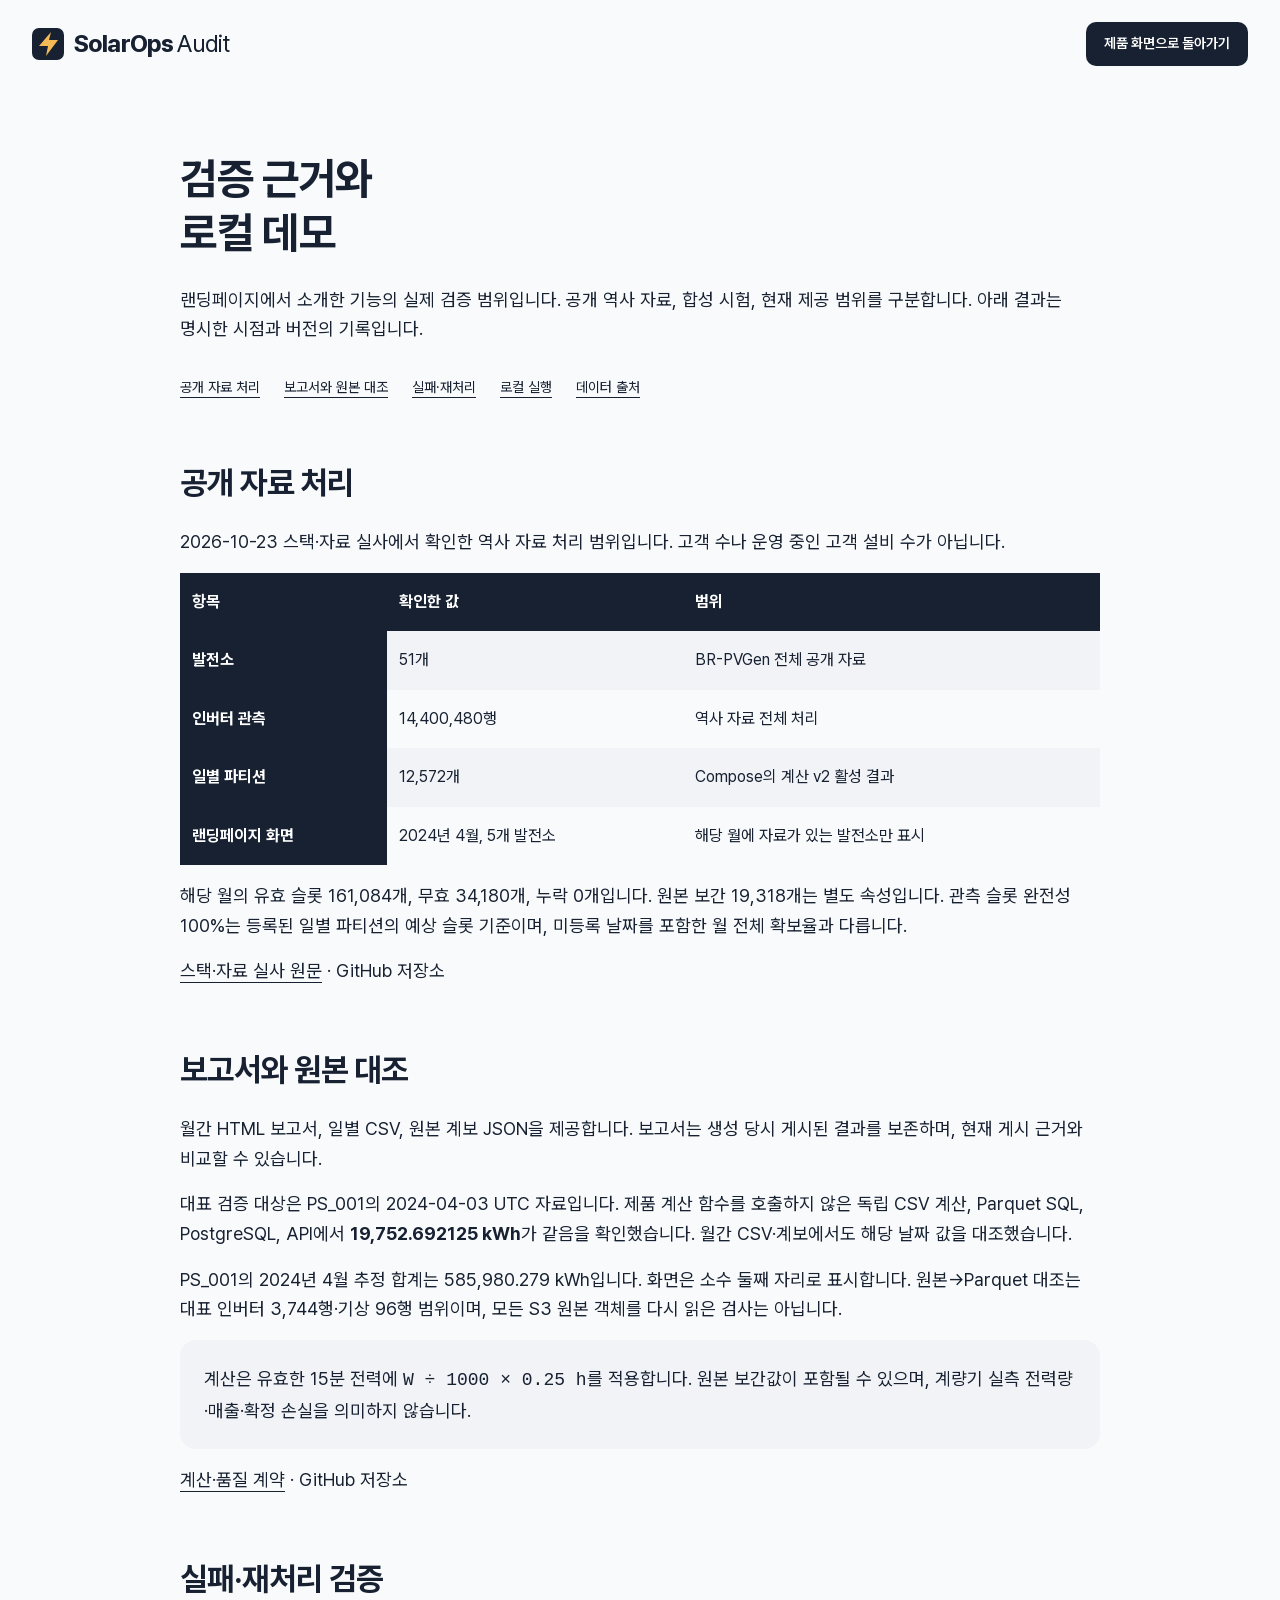
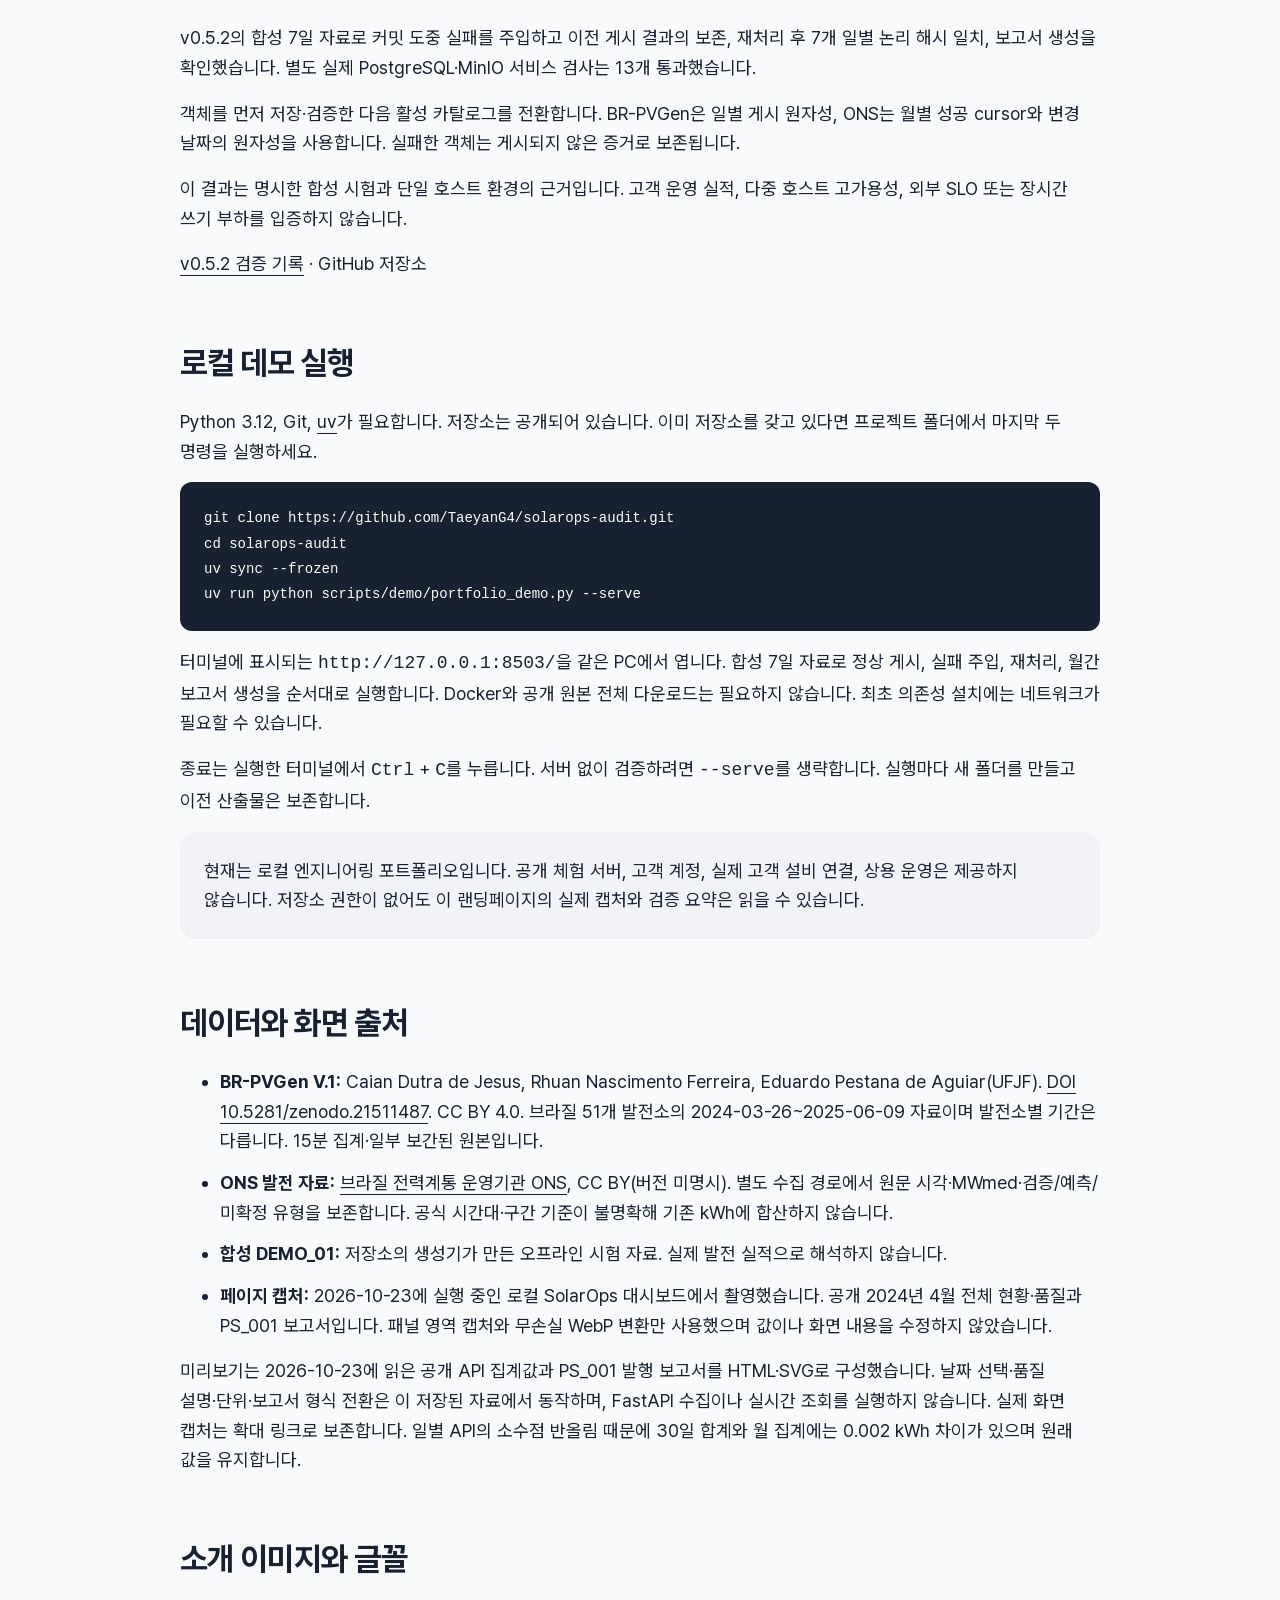
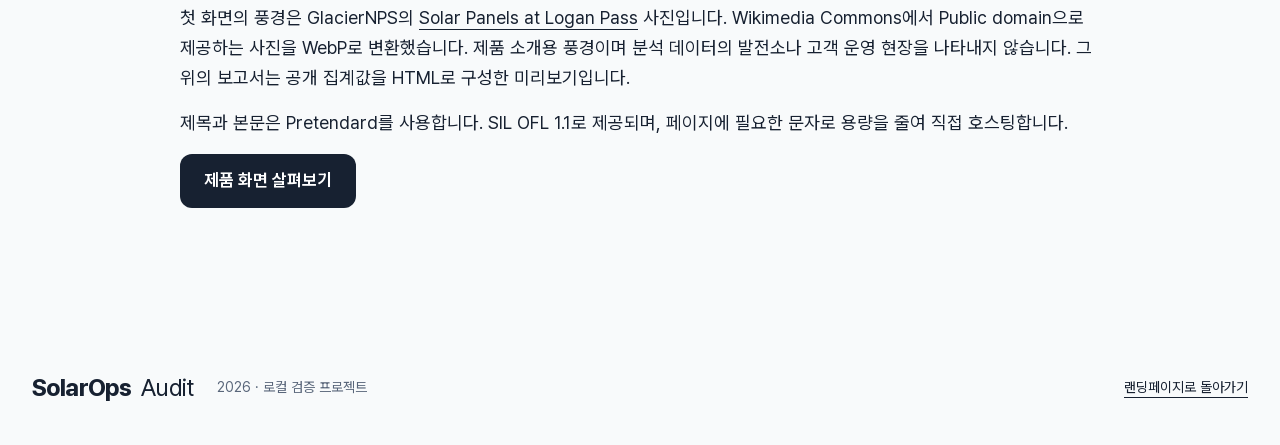
<file: landing/evidence.html>
<!doctype html>
<html lang="ko">
  <head>
    <meta charset="utf-8" />
    <meta name="viewport" content="width=device-width, initial-scale=1" />
    <meta
      name="description"
      content="SolarOps Audit의 공개 자료 처리, 원본 대조, 실패·재처리 검증과 로컬 데모 실행 안내."
    />
    <meta name="theme-color" content="#172131" />
    <title>검증 근거와 로컬 데모 | SolarOps Audit</title>
    <link rel="icon" href="assets/favicon.svg" type="image/svg+xml" />
    <link rel="stylesheet" href="styles.css?v=6.1" />
  </head>
  <body>
    <a class="skip" href="#main">본문으로 건너뛰기</a>
    <header class="site-header wrap">
      <a class="wordmark" href="./"
        ><img src="assets/favicon.svg" width="32" height="32" alt="" /><span
          >SolarOps <span class="wordmark-suffix">Audit</span></span
        ></a
      ><a class="header-action" href="./#demo">제품 화면으로 돌아가기</a>
    </header>
    <main class="reading wrap" id="main">
      <h1>검증 근거와<br />로컬 데모</h1>
      <p>
        랜딩페이지에서 소개한 기능의 실제 검증 범위입니다. 공개 역사 자료, 합성
        시험, 현재 제공 범위를 구분합니다. 아래 결과는 명시한 시점과 버전의
        기록입니다.
      </p>
      <nav aria-label="검증 자료 목차">
        <a href="#public-data">공개 자료 처리</a
        ><a href="#reports">보고서와 원본 대조</a
        ><a href="#publication">실패·재처리</a><a href="#demo">로컬 실행</a
        ><a href="#sources">데이터 출처</a>
      </nav>

      <section id="public-data">
        <h2>공개 자료 처리</h2>
        <p>
          2026-10-23 스택·자료 실사에서 확인한 역사 자료 처리 범위입니다. 고객
          수나 운영 중인 고객 설비 수가 아닙니다.
        </p>
        <div class="table-scroll">
          <table>
            <thead>
              <tr>
                <th scope="col">항목</th>
                <th scope="col">확인한 값</th>
                <th scope="col">범위</th>
              </tr>
            </thead>
            <tbody>
              <tr>
                <th scope="row">발전소</th>
                <td>51개</td>
                <td>BR-PVGen 전체 공개 자료</td>
              </tr>
              <tr>
                <th scope="row">인버터 관측</th>
                <td>14,400,480행</td>
                <td>역사 자료 전체 처리</td>
              </tr>
              <tr>
                <th scope="row">일별 파티션</th>
                <td>12,572개</td>
                <td>Compose의 계산 v2 활성 결과</td>
              </tr>
              <tr>
                <th scope="row">랜딩페이지 화면</th>
                <td>2024년 4월, 5개 발전소</td>
                <td>해당 월에 자료가 있는 발전소만 표시</td>
              </tr>
            </tbody>
          </table>
        </div>
        <p>
          해당 월의 유효 슬롯 161,084개, 무효 34,180개, 누락 0개입니다. 원본
          보간 19,318개는 별도 속성입니다. 관측 슬롯 완전성 100%는 등록된 일별
          파티션의 예상 슬롯 기준이며, 미등록 날짜를 포함한 월 전체 확보율과
          다릅니다.
        </p>
        <p>
          <a
            href="https://github.com/TaeyanG4/solarops-audit/blob/main/docs/benchmarks/stack-authenticity-20261023.md"
            >스택·자료 실사 원문</a
          >
          · GitHub 저장소
        </p>
      </section>

      <section id="reports">
        <h2>보고서와 원본 대조</h2>
        <p>
          월간 HTML 보고서, 일별 CSV, 원본 계보 JSON을 제공합니다. 보고서는 생성
          당시 게시된 결과를 보존하며, 현재 게시 근거와 비교할 수 있습니다.
        </p>
        <p>
          대표 검증 대상은 PS_001의 2024-04-03 UTC 자료입니다. 제품 계산 함수를
          호출하지 않은 독립 CSV 계산, Parquet SQL, PostgreSQL, API에서
          <strong>19,752.692125 kWh</strong>가 같음을 확인했습니다. 월간
          CSV·계보에서도 해당 날짜 값을 대조했습니다.
        </p>
        <p>
          PS_001의 2024년 4월 추정 합계는 585,980.279 kWh입니다. 화면은 소수
          둘째 자리로 표시합니다. 원본→Parquet 대조는 대표 인버터 3,744행·기상
          96행 범위이며, 모든 S3 원본 객체를 다시 읽은 검사는 아닙니다.
        </p>
        <p class="read-note">
          계산은 유효한 15분 전력에 <code>W ÷ 1000 × 0.25 h</code>를 적용합니다.
          원본 보간값이 포함될 수 있으며, 계량기 실측 전력량·매출·확정 손실을
          의미하지 않습니다.
        </p>
        <p>
          <a
            href="https://github.com/TaeyanG4/solarops-audit/blob/main/docs/data-contract.md"
            >계산·품질 계약</a
          >
          · GitHub 저장소
        </p>
      </section>

      <section id="publication">
        <h2>실패·재처리 검증</h2>
        <p>
          v0.5.2의 합성 7일 자료로 커밋 도중 실패를 주입하고 이전 게시 결과의
          보존, 재처리 후 7개 일별 논리 해시 일치, 보고서 생성을 확인했습니다.
          별도 실제 PostgreSQL·MinIO 서비스 검사는 13개 통과했습니다.
        </p>
        <p>
          객체를 먼저 저장·검증한 다음 활성 카탈로그를 전환합니다. BR-PVGen은
          일별 게시 원자성, ONS는 월별 성공 cursor와 변경 날짜의 원자성을
          사용합니다. 실패한 객체는 게시되지 않은 증거로 보존됩니다.
        </p>
        <p>
          이 결과는 명시한 합성 시험과 단일 호스트 환경의 근거입니다. 고객 운영
          실적, 다중 호스트 고가용성, 외부 SLO 또는 장시간 쓰기 부하를 입증하지
          않습니다.
        </p>
        <p>
          <a
            href="https://github.com/TaeyanG4/solarops-audit/blob/main/docs/benchmarks/quality-v0.5.2.md"
            >v0.5.2 검증 기록</a
          >
          · GitHub 저장소
        </p>
      </section>

      <section id="demo">
        <h2>로컬 데모 실행</h2>
        <p>
          Python 3.12, Git,
          <a href="https://docs.astral.sh/uv/getting-started/installation/"
            >uv</a
          >가 필요합니다. 저장소는 공개되어 있습니다. 이미 저장소를 갖고 있다면
          프로젝트 폴더에서 마지막 두 명령을 실행하세요.
        </p>
        <pre
          tabindex="0"
          role="region"
          aria-label="로컬 데모 실행 명령"
        ><code>git clone https://github.com/TaeyanG4/solarops-audit.git
cd solarops-audit
uv sync --frozen
uv run python scripts/demo/portfolio_demo.py --serve</code></pre>
        <p>
          터미널에 표시되는 <code>http://127.0.0.1:8503/</code>을 같은 PC에서
          엽니다. 합성 7일 자료로 정상 게시, 실패 주입, 재처리, 월간 보고서
          생성을 순서대로 실행합니다. Docker와 공개 원본 전체 다운로드는
          필요하지 않습니다. 최초 의존성 설치에는 네트워크가 필요할 수 있습니다.
        </p>
        <p>
          종료는 실행한 터미널에서 <kbd>Ctrl</kbd> + <kbd>C</kbd>를 누릅니다.
          서버 없이 검증하려면 <code>--serve</code>를 생략합니다. 실행마다 새
          폴더를 만들고 이전 산출물은 보존합니다.
        </p>
        <p class="read-note">
          현재는 로컬 엔지니어링 포트폴리오입니다. 공개 체험 서버, 고객 계정,
          실제 고객 설비 연결, 상용 운영은 제공하지 않습니다. 저장소 권한이
          없어도 이 랜딩페이지의 실제 캡처와 검증 요약은 읽을 수 있습니다.
        </p>
      </section>

      <section id="sources">
        <h2>데이터와 화면 출처</h2>
        <ul>
          <li>
            <strong>BR-PVGen V.1:</strong> Caian Dutra de Jesus, Rhuan
            Nascimento Ferreira, Eduardo Pestana de Aguiar(UFJF).
            <a href="https://doi.org/10.5281/zenodo.21511487"
              >DOI 10.5281/zenodo.21511487</a
            >. CC BY 4.0. 브라질 51개 발전소의 2024-03-26~2025-06-09 자료이며
            발전소별 기간은 다릅니다. 15분 집계·일부 보간된 원본입니다.
          </li>
          <li>
            <strong>ONS 발전 자료:</strong>
            <a href="https://dados.ons.org.br/dataset/geracao-usina-2"
              >브라질 전력계통 운영기관 ONS</a
            >, CC BY(버전 미명시). 별도 수집 경로에서 원문
            시각·MWmed·검증/예측/미확정 유형을 보존합니다. 공식 시간대·구간
            기준이 불명확해 기존 kWh에 합산하지 않습니다.
          </li>
          <li>
            <strong>합성 DEMO_01:</strong> 저장소의 생성기가 만든 오프라인 시험
            자료. 실제 발전 실적으로 해석하지 않습니다.
          </li>
          <li>
            <strong>페이지 캡처:</strong> 2026-10-23에 실행 중인 로컬 SolarOps
            대시보드에서 촬영했습니다. 공개 2024년 4월 전체 현황·품질과 PS_001
            보고서입니다. 패널 영역 캡처와 무손실 WebP 변환만 사용했으며 값이나
            화면 내용을 수정하지 않았습니다.
          </li>
        </ul>
        <p>
          미리보기는 2026-10-23에 읽은 공개 API 집계값과 PS_001 발행 보고서를
          HTML·SVG로 구성했습니다. 날짜 선택·품질 설명·단위·보고서 형식 전환은
          이 저장된 자료에서 동작하며, FastAPI 수집이나 실시간 조회를 실행하지
          않습니다. 실제 화면 캡처는 확대 링크로 보존합니다. 일별 API의 소수점
          반올림 때문에 30일 합계와 월 집계에는 0.002 kWh 차이가 있으며 원래
          값을 유지합니다.
        </p>
      </section>
      <section id="visual-sources">
        <h2>소개 이미지와 글꼴</h2>
        <p>
          첫 화면의 풍경은 GlacierNPS의
          <a
            href="https://commons.wikimedia.org/wiki/File:Solar_Panels_at_Logan_Pass_(51420891744).jpg"
            >Solar Panels at Logan Pass</a
          >
          사진입니다. Wikimedia Commons에서 Public domain으로 제공하는 사진을
          WebP로 변환했습니다. 제품 소개용 풍경이며 분석 데이터의 발전소나 고객
          운영 현장을 나타내지 않습니다. 그 위의 보고서는 공개 집계값을 HTML로
          구성한 미리보기입니다.
        </p>
        <p>
          제목과 본문은 Pretendard를 사용합니다. SIL OFL 1.1로 제공되며,
          페이지에 필요한 문자로 용량을 줄여 직접 호스팅합니다.
        </p>
      </section>
      <p><a class="button" href="./#demo">제품 화면 살펴보기</a></p>
    </main>
    <footer class="wrap site-footer">
      <a class="wordmark" href="./"
        >SolarOps <span class="wordmark-suffix">Audit</span></a
      >
      <p>2026 · 로컬 검증 프로젝트</p>
      <div><a href="./">랜딩페이지로 돌아가기</a></div>
    </footer>
  </body>
</html>
</file>
<file: landing/styles.css>
@font-face {
  font-family: Pretendard;
  src: url("assets/fonts/PretendardLanding.woff2?v=6.1") format("woff2");
  font-weight: 100 900;
  font-display: swap;
}
:root {
  --ink: #172131;
  --ink-hover: #2c3c53;
  --muted: #59667a;
  --paper: #f1f3f7;
  --white: #fff;
  --gold: #f3ba55;
  --gold-soft: #f6cd84;
  --inverse-muted: #c0cbdc;
  --green: #16745e;
  --focus: #285bdd;
  --canvas: #f8fafb;
  --line: #dfe5ec;
  /* Product demo surface */
  --app-bg: #0f1926;
  --app-side: #0b1420;
  --app-panel: #152132;
  --app-inset: #101b2a;
  --app-line: #26354a;
  --app-text: #e8edf4;
  --app-muted: #aebbcd;
  --app-valid: #43b58a;
  --app-invalid: #d39236;
  --radius: 12px;
  --ease: cubic-bezier(0.16, 1, 0.3, 1);
  --body: 18px;
  --small: 14px;
  --title: clamp(32px, 3.4vw, 46px);
  --display: clamp(42px, 5.2vw, 72px);
  scrollbar-color: #8190a2 var(--canvas);
  scrollbar-width: thin;
}

/* Base */
* {
  box-sizing: border-box;
}
html {
  scroll-behavior: smooth;
  scroll-padding-top: 24px;
}
body {
  margin: 0;
  background: var(--canvas);
  color: var(--ink);
  font-family: Pretendard, "Segoe UI", "Malgun Gothic", sans-serif;
  font-size: var(--body);
  line-height: 1.65;
  -webkit-font-smoothing: antialiased;
}
::selection {
  background: var(--gold);
  color: var(--ink);
}
[hidden] {
  display: none !important;
}
button,
a {
  -webkit-tap-highlight-color: transparent;
  touch-action: manipulation;
  transition:
    background-color 0.18s,
    color 0.18s,
    border-color 0.18s;
}
button,
input {
  font: inherit;
}
button {
  cursor: pointer;
  border: 0;
}
button:active,
.button:active {
  filter: brightness(0.92);
}
a {
  color: inherit;
  text-decoration-thickness: 1px;
  text-underline-offset: 5px;
}
a:hover {
  text-decoration-thickness: 2px;
}
a:focus-visible,
button:focus-visible,
summary:focus-visible,
[tabindex]:focus-visible {
  outline: 3px solid var(--focus);
  outline-offset: 4px;
}
svg {
  width: 22px;
  height: 22px;
  fill: none;
  stroke: currentColor;
  stroke-width: 1.7;
  stroke-linecap: round;
  stroke-linejoin: round;
  flex-shrink: 0;
}
img {
  max-width: 100%;
  height: auto;
  display: block;
}
figure,
dl,
dd {
  margin: 0;
}
h1,
h2,
h3,
p {
  margin: 0;
}
h1,
h2,
h3 {
  text-wrap: balance;
  word-break: keep-all;
}
h1,
h2 {
  font-weight: 700;
  letter-spacing: -0.03em;
  line-height: 1.25;
}
h1 {
  font-size: var(--display);
}
h2 {
  font-size: var(--title);
}
h3 {
  font-size: 24px;
  letter-spacing: -0.02em;
  line-height: 1.35;
  font-weight: 650;
}
p {
  word-break: keep-all;
  text-wrap: pretty;
}
.wrap {
  width: min(100% - 64px, 1280px);
  margin-inline: auto;
}
.note,
figcaption {
  font-size: var(--small);
  color: var(--muted);
  line-height: 1.6;
}
figcaption {
  display: flex;
  justify-content: space-between;
  flex-wrap: wrap;
  gap: 8px 24px;
  margin-top: 16px;
}
.sr-only {
  position: absolute;
  width: 1px;
  height: 1px;
  padding: 0;
  overflow: hidden;
  clip: rect(0, 0, 0, 0);
  white-space: nowrap;
}
.skip {
  position: absolute;
  left: 20px;
  top: -100px;
  z-index: 5;
  padding: 12px 18px;
  background: var(--gold);
  color: var(--ink);
}
.skip:focus {
  top: 10px;
}

/* Header */
.site-header {
  display: flex;
  align-items: center;
  justify-content: space-between;
  gap: 24px;
  min-height: 88px;
}
.wordmark {
  display: inline-flex;
  align-items: center;
  gap: 10px;
  text-decoration: none;
  font-size: 24px;
  font-weight: 750;
  letter-spacing: -0.035em;
  white-space: nowrap;
}
.wordmark-suffix {
  font-weight: 400;
}
.site-header nav {
  display: flex;
  gap: 32px;
}
.site-header nav a {
  font-size: var(--small);
  font-weight: 550;
  text-decoration: none;
  padding: 12px 0;
}
.site-header nav a:hover {
  color: var(--muted);
}
.header-action {
  display: flex;
  align-items: center;
  gap: 10px;
  padding: 10px 18px;
  background: var(--ink);
  color: var(--white);
  border-radius: 10px;
  font-size: var(--small);
  font-weight: 600;
  text-decoration: none;
  white-space: nowrap;
}
.header-action:hover {
  background: var(--ink-hover);
}
.landing-page .site-header {
  position: absolute;
  inset: 0 0 auto;
  z-index: 2;
  color: var(--white);
}
.landing-page .site-header nav a {
  color: #dfe5ec;
}
.landing-page .site-header nav a:hover {
  color: var(--white);
}
.landing-page .header-action {
  background: rgb(255 255 255 / 10%);
  border: 1px solid rgb(255 255 255 / 30%);
}
.landing-page .header-action:hover {
  background: rgb(255 255 255 / 18%);
}

/* Shared controls */
.lead {
  font-size: var(--body);
  line-height: 1.7;
}
.button {
  min-height: 54px;
  display: inline-flex;
  align-items: center;
  justify-content: center;
  gap: 16px;
  padding: 15px 24px;
  background: var(--ink);
  color: var(--white);
  border-radius: var(--radius);
  text-decoration: none;
  font-size: 17px;
  font-weight: 650;
  line-height: 1.4;
}
.button:hover {
  background: var(--ink-hover);
}
.button svg {
  width: 20px;
  height: 20px;
}
.text-link {
  display: inline-block;
  font-size: var(--small);
  font-weight: 600;
  margin-top: 24px;
  min-height: 32px;
}

/* Hero: photograph as a stage for the product, text centred above it */
.hero {
  position: relative;
  isolation: isolate;
  background: #0b1522;
  color: var(--white);
}
.landscape {
  position: absolute;
  inset: 0;
  z-index: -2;
  width: 100%;
  height: 100%;
  object-fit: cover;
  object-position: center 55%;
}
.hero::before {
  content: "";
  position: absolute;
  inset: 0;
  z-index: -1;
  /* taste-skill-ignore: neutral scrim over a real photograph for text contrast. */
  background: linear-gradient(
    180deg,
    rgb(9 20 33 / 90%) 0%,
    rgb(9 20 33 / 66%) 38%,
    rgb(9 20 33 / 52%) 62%,
    rgb(9 20 33 / 88%) 100%
  );
}
.hero-head {
  display: grid;
  justify-items: center;
  text-align: center;
  padding-block: 168px 64px;
}
.hero-badge {
  display: inline-flex;
  align-items: center;
  gap: 10px;
  padding: 7px 16px;
  border: 1px solid rgb(255 255 255 / 24%);
  border-radius: 100px;
  background: rgb(9 20 33 / 45%);
  font-size: var(--small);
  color: #e6ebf1;
}
.hero-badge i {
  width: 7px;
  height: 7px;
  border-radius: 50%;
  background: var(--gold);
}
.hero h1 {
  margin-top: 28px;
  line-height: 1.16;
  letter-spacing: -0.035em;
}
.hero .lead {
  margin-top: 24px;
  max-width: 600px;
  color: #e3e7ec;
}
.hero-actions {
  display: flex;
  flex-wrap: wrap;
  justify-content: center;
  gap: 12px;
  margin-top: 36px;
}
.hero .button {
  background: var(--gold);
  color: var(--ink);
}
.hero .button:hover {
  background: #ffd284;
}
.hero .button-ghost {
  background: rgb(255 255 255 / 8%);
  color: var(--white);
  border: 1px solid rgb(255 255 255 / 34%);
}
.hero .button-ghost:hover {
  background: rgb(255 255 255 / 16%);
}
.demo-stage {
  padding-bottom: 28px;
  scroll-margin-top: 16px;
}
.demo-caption {
  display: flex;
  justify-content: space-between;
  align-items: baseline;
  flex-wrap: wrap;
  gap: 4px 24px;
  margin-top: 18px;
  font-size: 13px;
  color: #cdd5df;
}
.demo-caption a {
  display: inline-block;
  padding-block: 6px;
  text-decoration-color: #8e98a4;
}
.demo-caption p a {
  margin-left: 6px;
}

/* Product demo window */
.app-window {
  overflow: hidden;
  border-radius: 20px;
  background: var(--app-bg);
  color: var(--app-text);
  border: 1px solid rgb(255 255 255 / 14%);
  box-shadow: 0 48px 120px -40px rgb(0 0 0 / 75%);
}
.app-chrome {
  display: grid;
  grid-template-columns: 1fr auto 1fr;
  align-items: center;
  gap: 16px;
  min-height: 48px;
  padding: 0 18px;
  background: var(--app-side);
  border-bottom: 1px solid var(--app-line);
}
.app-dots {
  display: flex;
  gap: 7px;
}
.app-dots i {
  width: 11px;
  height: 11px;
  border-radius: 50%;
  background: #33435a;
}
.app-address {
  padding: 5px 16px;
  border-radius: 8px;
  background: var(--app-panel);
  font-size: 13px;
  color: var(--app-muted);
  white-space: nowrap;
}
.app-address b {
  color: var(--app-text);
  font-weight: 600;
}
.app-source {
  justify-self: end;
  font-size: 13px;
  color: var(--app-muted);
  white-space: nowrap;
}
.app-body {
  display: grid;
  grid-template-columns: 220px minmax(0, 1fr);
}
.app-sidebar {
  display: flex;
  flex-direction: column;
  gap: 24px;
  padding: 22px 14px;
  background: var(--app-side);
  border-right: 1px solid var(--app-line);
}
.app-brand {
  display: flex;
  align-items: center;
  gap: 9px;
  padding-inline: 10px;
  font-size: 16px;
  font-weight: 700;
  letter-spacing: -0.02em;
}
.app-nav {
  display: grid;
  gap: 4px;
}
.app-nav button {
  display: flex;
  align-items: center;
  gap: 10px;
  width: 100%;
  min-height: 44px;
  padding: 10px 12px;
  border-radius: 10px;
  background: transparent;
  color: #c3cedc;
  font-size: var(--small);
  font-weight: 550;
  text-align: left;
  white-space: nowrap;
}
.app-nav svg {
  width: 18px;
  height: 18px;
}
.app-nav button:hover {
  background: #142131;
  color: var(--white);
}
.app-nav button[aria-selected="true"] {
  background: #1e2d42;
  color: var(--white);
}
.app-nav button[aria-selected="true"] svg {
  color: var(--gold);
}
.app-nav button:disabled {
  cursor: default;
}
.app-nav button:focus-visible {
  outline-color: var(--gold);
  outline-offset: -2px;
}
.app-scope {
  margin-top: auto;
  padding-inline: 10px;
  font-size: 13px;
}
.app-scope > div {
  display: flex;
  justify-content: space-between;
  gap: 12px;
  padding: 9px 0;
  border-top: 1px solid var(--app-line);
}
.app-scope dt {
  color: var(--app-muted);
}
.app-main {
  min-width: 0;
  padding: 26px 28px 28px;
}
.js .app-main {
  display: grid;
}
.js .app-view {
  grid-area: 1 / 1;
  min-width: 0;
}
.js .app-view:not([data-active]) {
  visibility: hidden;
}
.app-view + .app-view {
  margin-top: 48px;
}
.js .app-view + .app-view {
  margin-top: 0;
}
.app-view-head {
  display: flex;
  justify-content: space-between;
  align-items: flex-start;
  gap: 16px;
  margin-bottom: 20px;
}
.app-view-head h2 {
  font-size: 22px;
  letter-spacing: -0.02em;
  line-height: 1.35;
}
.app-view-head .preview-meta {
  margin-top: 2px;
}
.app-chip {
  display: inline-flex;
  align-items: center;
  gap: 6px;
  padding: 6px 12px;
  border-radius: 100px;
  background: rgb(243 186 85 / 12%);
  color: var(--gold-soft);
  font-size: 13px;
  white-space: nowrap;
}
.status-check {
  width: 16px;
  height: 16px;
  color: var(--gold);
}
.preview-meta {
  font-size: var(--small);
  line-height: 1.7;
  color: var(--muted);
}
.app-window .preview-meta {
  color: var(--app-muted);
}
.kpi-row {
  display: grid;
  grid-template-columns: repeat(4, minmax(0, 1fr));
  gap: 12px;
  margin-bottom: 14px;
}
.kpi-row > div,
.app-panel {
  background: var(--app-panel);
  border: 1px solid var(--app-line);
  border-radius: 14px;
}
.kpi-row > div {
  padding: 16px 18px;
}
.kpi-row dt {
  font-size: 13px;
  color: var(--app-muted);
}
.kpi-row dd {
  margin-top: 4px;
  font-size: 28px;
  font-weight: 650;
  letter-spacing: -0.03em;
  line-height: 1.3;
  font-variant-numeric: tabular-nums;
  white-space: nowrap;
}
.kpi-row dd small {
  margin-left: 4px;
  font-size: var(--small);
  font-weight: 500;
  letter-spacing: 0;
  color: var(--app-muted);
}
.kpi-row .kpi-energy {
  color: var(--gold);
}
.kpi-row .kpi-note {
  margin-top: 2px;
  font-size: 13px;
  font-weight: 400;
  letter-spacing: 0;
  line-height: 1.5;
  color: var(--app-muted);
  white-space: normal;
}
.app-grid {
  display: grid;
  grid-template-columns: minmax(0, 1.65fr) minmax(0, 1fr);
  gap: 14px;
}
.app-panel {
  padding: 22px 24px;
  min-width: 0;
}
.panel-head {
  display: flex;
  justify-content: space-between;
  align-items: baseline;
  flex-wrap: wrap;
  gap: 4px 16px;
}
.app-panel h3 {
  font-size: 17px;
  font-weight: 650;
  letter-spacing: -0.01em;
}
.app-footnote {
  margin-top: 14px;
}

/* Overview chart */
.chart-wrap {
  position: relative;
  margin-top: 14px;
}
.chart-unit {
  font-size: 13px;
  color: var(--app-muted);
}
.energy-chart,
.mini-chart {
  display: block;
  width: 100%;
  height: auto;
  overflow: visible;
  fill: none;
  stroke: none;
}
.energy-chart {
  margin-top: 8px;
}
.chart-grid {
  stroke: #2b3b51;
  stroke-width: 1;
}
.chart-axis {
  fill: #b9c6d8;
  font-size: 16px;
  font-family: Pretendard, sans-serif;
}
.chart-hit {
  fill: transparent;
}
.chart-bar {
  fill: var(--gold);
  transition: fill 160ms;
}
.chart-day {
  cursor: pointer;
  outline: none;
}
.chart-day:hover .chart-bar,
.chart-day[aria-pressed="true"] .chart-bar {
  fill: #ffe1a4;
}
.chart-day[aria-pressed="true"] .chart-hit {
  fill: #ffffff0d;
}
.chart-day:focus-visible .chart-hit {
  fill: #ffffff12;
  stroke: var(--white);
  stroke-width: 1.5;
}
.chart-tooltip {
  position: absolute;
  top: 0;
  z-index: 1;
  padding: 8px 12px;
  border-radius: 8px;
  background: var(--white);
  color: var(--ink);
  font-size: 13px;
  white-space: nowrap;
  pointer-events: none;
}
.chart-instruction {
  margin-top: 8px;
  font-size: 13px;
  color: var(--app-muted);
}
.day-controls {
  margin-top: 16px;
}
.day-controls > .day-control-label {
  display: block;
  margin-bottom: 6px;
  font-size: 13px;
  color: var(--app-muted);
}
.day-controls > div {
  display: flex;
  gap: 8px;
}
.day-controls button {
  min-height: 44px;
  padding: 10px 12px;
  border: 1px solid #50627a;
  border-radius: 8px;
  background: #1c2a3d;
  color: var(--white);
  font-size: var(--small);
}
.day-controls button:disabled {
  opacity: 0.45;
  cursor: default;
}
.day-controls button:not(:disabled):hover {
  background: #2a3b52;
}
.day-picker {
  position: relative;
  flex: 1;
  min-width: 0;
}
.day-controls #day-trigger {
  display: flex;
  justify-content: space-between;
  align-items: center;
  gap: 12px;
  width: 100%;
  text-align: left;
}
#day-trigger svg {
  width: 16px;
  height: 16px;
}
#day-trigger[aria-expanded="true"] {
  border-color: var(--gold);
}
#day-options {
  position: absolute;
  bottom: calc(100% + 8px);
  inset-inline: 0;
  z-index: 3;
  max-height: 264px;
  overflow-y: auto;
  overscroll-behavior: contain;
  padding: 6px;
  border: 1px solid #526279; /* taste-skill-ignore: popup control boundary */
  border-radius: 12px;
  background: #213047;
  scrollbar-width: thin;
  scrollbar-color: #7f90a6 #213047;
}
#day-options[data-placement="below"] {
  top: calc(100% + 8px);
  bottom: auto;
}
.day-controls #day-options button {
  display: block;
  width: 100%;
  padding: 11px 14px;
  border: 0;
  border-radius: 6px;
  background: transparent;
  color: #e2e8f0;
  text-align: left;
}
.day-controls #day-options button:hover {
  background: #344760;
}
.day-controls #day-options button[aria-selected="true"] {
  background: var(--gold);
  color: var(--ink);
}
.day-controls #day-options button:focus-visible {
  outline: 2px solid #dce6f2;
  outline-offset: -2px;
}
.day-result {
  display: flex;
  align-items: center;
  justify-content: space-between;
  gap: 4px 16px;
  flex-wrap: wrap;
  min-height: 52px;
  margin-top: 14px;
  padding: 10px 14px;
  border-radius: 10px;
  background: var(--app-inset);
}
.day-result strong {
  font-size: 20px;
  font-variant-numeric: tabular-nums;
  white-space: nowrap;
}
.day-result span {
  font-size: 13px;
  color: var(--app-muted);
}
.data-details summary {
  display: flex;
  align-items: center;
  justify-content: space-between;
  gap: 12px;
  padding: 14px 0 0;
  color: var(--gold);
  font-size: var(--small);
  font-weight: 550;
  cursor: pointer;
  list-style: none;
}
.data-details summary svg {
  width: 18px;
  height: 18px;
}
.preview-table-scroll {
  overflow: auto;
  max-height: 260px;
  margin-top: 14px;
}
.preview-table-scroll table {
  width: 100%;
  border-collapse: collapse;
  font-size: 13px;
  white-space: nowrap;
}
.preview-table-scroll th,
.preview-table-scroll td {
  padding: 8px;
  text-align: left;
  border-bottom: 1px solid var(--app-line);
}
.preview-table-scroll th {
  font-weight: 500;
}

/* Overview quality */
.quality-preview {
  display: flex;
  flex-direction: column;
}
.quality-preview > .preview-meta:first-of-type {
  margin-top: 2px;
}
.quality-track {
  height: 8px;
  margin-top: 22px;
  border-radius: 4px;
  overflow: hidden;
  background: var(--app-invalid);
}
.quality-track > span {
  display: block;
  width: 82.4954932809%;
  height: 100%;
  background: var(--app-valid);
}
.quality-rows {
  margin-block: 12px 4px;
  font-size: var(--small);
}
.quality-rows > div {
  display: flex;
  justify-content: space-between;
  gap: 16px;
  padding: 13px 0;
  border-bottom: 1px solid var(--app-line); /* taste-skill-ignore: data definition rows */
}
.quality-rows dt {
  display: flex;
  align-items: center;
  gap: 10px;
}
.quality-rows dd {
  font-weight: 600;
  font-variant-numeric: tabular-nums;
}
.quality-rows i {
  display: inline-block;
  flex-shrink: 0;
  width: 8px;
  height: 8px;
}
.valid-dot {
  border-radius: 50%;
  background: var(--app-valid);
}
.invalid-dot {
  background: var(--app-invalid);
}
.missing-dot {
  border: 1px dashed #8a9ab0;
}
.quality-preview > .preview-meta:last-of-type {
  margin-top: 8px;
  font-size: 13px;
}
.quality-footnote {
  margin-top: auto;
  padding-top: 18px;
  font-size: var(--small);
}
.quality-footnote strong {
  font-weight: 650;
  color: var(--white);
}
.quality-footnote p {
  margin-top: 6px;
  font-size: 13px;
  color: var(--app-muted);
}
.quality-footnote a {
  display: inline-block;
  margin-top: 12px;
  padding-block: 4px;
  color: var(--gold);
}

/* Report view */
.report-view-grid {
  display: grid;
  grid-template-columns: minmax(0, 1fr) minmax(0, 1.15fr);
  gap: 14px;
}
.preview-energy-label {
  display: flex;
  align-items: center;
  justify-content: space-between;
  gap: 12px;
}
.preview-energy-label h3 {
  font-size: 15px;
  font-weight: 500;
  color: var(--app-muted);
}
.unit-switch {
  display: flex;
  padding: 3px;
  border-radius: 8px;
  background: #22324a;
}
.unit-switch button {
  min-height: 36px;
  padding: 6px 12px;
  border-radius: 6px;
  background: none;
  color: #d5dce7;
  font-size: 13px;
}
.unit-switch button[aria-pressed="true"] {
  background: var(--gold);
  color: var(--ink);
}
.unit-switch button:disabled {
  cursor: default;
}
.preview-energy {
  margin-block: 14px 8px;
  color: var(--gold);
  font-variant-numeric: tabular-nums;
  white-space: nowrap;
}
.preview-energy strong {
  font-size: clamp(34px, 3.4vw, 50px);
  font-weight: 650;
  letter-spacing: -0.035em;
}
.preview-energy > span {
  margin-left: 4px;
  font-size: 20px;
}
.report-stats {
  display: grid;
  grid-template-columns: 1fr 1fr;
  gap: 10px;
  margin-top: 22px;
}
.report-stats > div {
  padding: 12px 14px;
  border-radius: 10px;
  background: var(--app-inset);
}
.report-stats dt {
  font-size: 13px;
  color: var(--app-muted);
}
.report-stats dd {
  margin-top: 2px;
  font-size: 20px;
  font-weight: 650;
  font-variant-numeric: tabular-nums;
}
.mini-chart {
  margin-top: 18px;
}
.mini-bar {
  fill: var(--gold);
}
.mini-bar.is-low {
  fill: #8c7449;
}
.mini-low {
  fill: var(--app-invalid);
}
.mini-legend {
  display: flex;
  align-items: center;
  gap: 8px;
  margin-top: 10px;
  font-size: 13px;
}
.mini-legend i {
  width: 8px;
  height: 8px;
  border-radius: 50%;
  background: var(--app-invalid);
}
.report-daily .preview-meta:last-of-type {
  margin-top: 4px;
  font-size: 13px;
}
.preview-download {
  display: inline-block;
  margin-top: 14px;
  padding-block: 4px;
  font-size: 13px;
  color: var(--gold);
}

.report-table {
  margin-top: 14px;
}
.report-table .preview-table-scroll {
  max-height: 188px;
  margin-top: 10px;
}
.report-table td {
  font-variant-numeric: tabular-nums;
}
.report-table th[scope="col"] {
  position: sticky;
  top: 0;
  background: var(--app-panel);
  color: var(--app-muted);
}

/* Lineage view */
.lineage-view-grid {
  display: grid;
  grid-template-columns: minmax(0, 1.25fr) minmax(0, 1fr);
  gap: 14px;
}
.partition-grid {
  display: grid;
  grid-template-columns: repeat(6, 1fr);
  gap: 6px;
  margin: 16px 0 0;
  padding: 0;
  list-style: none;
}
.partition-grid li {
  display: grid;
  gap: 1px;
  padding: 8px 4px;
  border-radius: 8px;
  text-align: center;
  font-variant-numeric: tabular-nums;
  line-height: 1.3;
}
.partition-grid span {
  font-size: 13px;
  opacity: 0.85;
}
.partition-grid b {
  font-size: 13px;
  font-weight: 650;
}
.is-high {
  background: #1f6a52;
  color: var(--white);
}
.is-mid {
  background: #24493f;
  color: #e3f1ec;
}
.is-low {
  background: #3d3a2c;
  color: #f2e6c9;
}
.is-warn {
  background: #6a4317;
  color: #fde7c4;
}
.partition-legend {
  display: flex;
  flex-wrap: wrap;
  gap: 6px 14px;
  margin-top: 14px;
  font-size: 13px;
  color: var(--app-muted);
}
.partition-legend span {
  display: inline-flex;
  align-items: center;
  gap: 6px;
}
.partition-legend i {
  width: 10px;
  height: 10px;
  border-radius: 3px;
}
.partition-panel > .preview-meta:last-child {
  margin-top: 10px;
  font-size: 13px;
}
.lineage-rows {
  font-size: var(--small);
}
.lineage-rows > div {
  display: grid;
  grid-template-columns: 140px 1fr;
  gap: 16px;
  padding: 12px 0;
  border-bottom: 1px solid var(--app-line); /* taste-skill-ignore: data definition rows */
}
.lineage-rows > div:first-child {
  padding-top: 0;
}
.lineage-rows dt {
  color: var(--app-muted);
}
.lineage-rows dd {
  overflow-wrap: anywhere;
}
.lineage-ids {
  margin-top: 8px;
  font-size: 13px;
}
.lineage-ids p {
  margin: 14px 0 6px;
  color: var(--app-muted);
}
.lineage-ids code {
  display: block;
  padding: 10px 12px;
  border-radius: 8px;
  background: var(--app-inset);
  font-family: Consolas, monospace;
  color: var(--app-text);
  overflow-wrap: anywhere;
}
.copy-row {
  display: flex;
  align-items: center;
  flex-wrap: wrap;
  gap: 8px 12px;
  margin-top: 14px;
}
.copy-control {
  min-height: 44px;
  padding: 10px 16px;
  border-radius: 8px;
  background: var(--gold);
  color: var(--ink);
  font-size: 13px;
  font-weight: 600;
}
.copy-control:disabled {
  cursor: default;
  opacity: 0.6;
}
#copy-status {
  font-size: 13px;
}

/* Historical scale */
.public-proof {
  padding-block: 72px 56px;
}
.public-proof h2 {
  font-size: 26px;
  line-height: 1.3;
  font-weight: 600;
  letter-spacing: -0.02em;
}
.proof-metrics {
  display: grid;
  grid-template-columns: repeat(3, 1fr);
  gap: 48px;
  margin-block: 32px;
}
.proof-metrics p {
  padding-top: 20px;
  border-top: 1px solid var(--line);
}
.proof-metrics strong {
  display: block;
  font-size: clamp(40px, 4vw, 58px);
  font-weight: 650;
  letter-spacing: -0.035em;
  line-height: 1.2;
  font-variant-numeric: tabular-nums;
  white-space: nowrap;
}
.proof-metrics strong > span {
  margin-left: 8px;
  font-size: 22px;
  font-weight: 500;
  letter-spacing: -0.02em;
}
.proof-metrics p > span {
  display: block;
  margin-top: 10px;
  font-size: 16px;
  color: var(--muted);
}
.proof-footnote {
  display: flex;
  align-items: baseline;
  justify-content: space-between;
  gap: 16px 32px;
  font-size: 13px;
  color: var(--muted);
}
.proof-footnote a {
  flex-shrink: 0;
  padding-block: 8px;
}

/* Quality comparison */
.quality-section {
  padding: 104px 0;
  background: #edf0eb;
}
.quality-layout {
  display: grid;
  grid-template-columns: 1fr 1fr;
  align-items: center;
  gap: 100px;
}
.quality-copy > p {
  margin-top: 28px;
  max-width: 450px;
}
.quality-demo {
  margin-top: 36px;
}
.demo-instruction {
  margin-bottom: 12px;
  font-size: var(--small);
}
.metric-choices {
  display: flex;
  gap: 4px;
  width: fit-content;
  padding: 5px;
  border-radius: 100px;
  background: #dbe4e0;
}
.metric-choices button {
  min-height: 46px;
  padding: 12px 16px;
  border-radius: 100px;
  background: transparent;
  color: var(--ink);
  font-size: var(--small);
  font-weight: 550;
  transition: none;
}
.metric-choices button[aria-pressed="true"] {
  background: var(--ink);
  color: var(--white);
}
.metric-choices button:not([aria-pressed="true"]):hover {
  background: #c9d6d0;
}
.metric-choices button:disabled {
  cursor: default;
  opacity: 0.6;
}
.metric-result {
  min-height: 188px;
  padding: 24px 0 18px;
}
.metric-value {
  font-size: 64px;
  line-height: 1.15;
  letter-spacing: -0.03em;
  font-weight: 600;
  font-variant-numeric: tabular-nums;
}
.metric-value span {
  margin-left: 6px;
  font-size: 32px;
}
.metric-explanation {
  margin-top: 12px;
  max-width: 430px;
  min-height: 6.6em;
}
.quality-figure {
  width: 100%;
}
.quality-comparison {
  padding: 32px;
  border-radius: 20px;
  background: #f6f8f5;
}
.quality-comparison h3 {
  font-size: 22px;
}
.quality-comparison > .preview-meta {
  margin-top: 8px;
}
.comparison-rows {
  display: grid;
  gap: 8px;
  margin-block: 24px;
}
.comparison-row {
  width: 100%;
  padding: 18px 20px;
  border-radius: 12px;
  background: transparent;
  color: var(--ink);
  text-align: left;
}
.comparison-row[aria-pressed="true"] {
  background: var(--white);
  box-shadow: 0 1px 2px rgb(23 33 49 / 8%);
}
.comparison-row:hover {
  background: #ffffffb3;
}
.comparison-row:disabled {
  cursor: default;
}
.comparison-row > span:first-child {
  display: flex;
  align-items: baseline;
  justify-content: space-between;
  gap: 16px;
  font-size: 16px;
}
.comparison-row strong {
  font-size: 28px;
  font-weight: 650;
}
.comparison-row strong span {
  margin-left: 4px;
  font-size: 16px;
}
.comparison-track {
  display: block;
  height: 6px;
  margin-top: 12px;
  border-radius: 3px;
  overflow: hidden;
  background: #d3dcd7;
}
.comparison-track i {
  display: block;
  width: calc(var(--ratio) * 100%);
  height: 100%;
  background: var(--green);
}
.comparison-row[data-metric="interpolated"] i {
  background: #8a651e;
}

/* Report formats */
.report-section {
  padding: 104px 0;
  background: var(--white);
}
.section-intro {
  display: grid;
  grid-template-columns: 1fr 1fr;
  gap: 100px;
  align-items: start;
  margin-bottom: 44px;
}
.section-intro > div {
  max-width: 480px;
}
.report-format-tabs {
  display: flex;
  gap: 4px;
  width: fit-content;
  margin-bottom: 16px;
  padding: 4px;
  border-radius: 12px;
  background: var(--paper);
}
.report-format-tabs button {
  min-height: 44px;
  padding: 10px 18px;
  border-radius: 9px;
  background: none;
  color: var(--muted);
  font-size: var(--small);
  font-weight: 550;
}
.report-format-tabs button[aria-selected="true"] {
  background: var(--ink);
  color: var(--white);
}
.report-format-tabs button:disabled {
  cursor: default;
}
.report-content {
  height: 400px;
  overflow: auto;
  border: 1px solid var(--line);
  border-radius: 16px;
  scrollbar-width: thin;
  scrollbar-color: #8292a7 transparent;
}
.report-content > [role="tabpanel"] {
  min-height: 100%;
  padding: 36px 40px;
}
#report-csv,
#report-json {
  background: var(--ink);
  color: var(--white);
}
.report-doc {
  background: #fbfbf9;
}
.doc-head {
  display: flex;
  justify-content: space-between;
  align-items: flex-start;
  gap: 16px;
}
.doc-kicker {
  font-size: 13px;
  color: var(--muted);
}
.doc-badge {
  padding: 5px 12px;
  border-radius: 100px;
  background: #e1f0ea;
  color: var(--green);
  font-size: 13px;
  font-weight: 600;
  white-space: nowrap;
}
.doc-table {
  width: 100%;
  margin-top: 20px;
  border-collapse: collapse;
  font-size: 16px;
}
.doc-table th,
.doc-table td {
  padding: 13px 0;
  border-bottom: 1px solid #e6eaef;
}
.doc-table th {
  text-align: left;
  font-weight: 500;
  color: var(--muted);
}
.doc-table td {
  text-align: right;
  font-weight: 600;
  font-variant-numeric: tabular-nums;
}
.doc-foot {
  margin-top: 16px;
  font-size: 13px;
  color: var(--muted);
}
.report-content pre {
  margin: 0;
  overflow: auto;
  font-size: var(--small);
  line-height: 1.75;
  color: #e0e7f0;
}
.report-content code {
  font-family: Consolas, monospace;
}
#report-csv .preview-download,
#report-json .preview-download {
  margin-top: 18px;
}
.report-formats {
  display: flex;
  justify-content: space-between;
  gap: 24px;
  padding-top: 28px;
  font-size: var(--small);
}
.report-formats strong {
  margin-right: 14px;
  font-size: var(--body);
  font-weight: 650;
}

/* Lineage pipeline */
.lineage-section {
  display: grid;
  grid-template-columns: 0.85fr 1.15fr;
  align-items: center;
  gap: 80px;
  padding: 112px 0;
}
.lineage-copy > p {
  margin-top: 28px;
  max-width: 420px;
}
.lineage-callout {
  font-weight: 550;
}
.lineage-figure {
  padding: 36px 36px 10px;
  border-radius: 20px;
  background: var(--white);
}
.pipeline {
  margin: 0;
  padding: 0;
  list-style: none;
}
.pipeline li {
  position: relative;
  display: grid;
  grid-template-columns: 40px 1fr;
  gap: 18px;
  padding-bottom: 26px;
}
.pipeline li:not(:last-child)::before {
  content: "";
  position: absolute;
  left: 19px;
  top: 44px;
  bottom: 4px;
  width: 2px;
  background: #dbe2ea;
}
.step-index {
  display: grid;
  place-items: center;
  width: 40px;
  height: 40px;
  border-radius: 50%;
  background: var(--ink);
  color: var(--white);
  font-size: 15px;
  font-weight: 650;
}
.pipeline-gate .step-index {
  background: var(--gold);
  color: var(--ink);
}
.pipeline h3 {
  font-size: 19px;
  padding-top: 6px;
}
.pipeline p {
  margin-top: 4px;
  font-size: 16px;
  color: var(--muted);
}
.pipeline .pipeline-branch {
  margin-top: 12px;
  padding: 12px 16px;
  border-left: 3px solid #d39a3a;
  border-radius: 0 10px 10px 0;
  background: #fbf2e1;
  color: var(--ink);
  font-size: 15px;
}
.pipeline-branch strong {
  margin-right: 6px;
  font-weight: 650;
}

/* Evidence */
.evidence-section {
  padding: 104px 0;
  background: var(--ink);
  color: var(--white);
}
.evidence-layout {
  display: grid;
  grid-template-columns: 1fr 1fr;
  gap: 100px;
}
.evidence-layout > div:first-child > p {
  margin-top: 28px;
  max-width: 360px;
  color: var(--inverse-muted);
}
.evidence-layout .text-link {
  color: var(--gold);
}
.evidence-list {
  display: grid;
}
.evidence-list article {
  padding-block: 28px;
  border-top: 1px solid #2f3e53;
}
.evidence-list article:first-child {
  padding-top: 0;
  border-top: 0;
}
.evidence-list h3 {
  color: #f7cb7a;
}
.evidence-list p {
  margin-top: 12px;
  color: var(--inverse-muted);
}
.evidence-list .note {
  display: block;
  margin-top: 12px;
  color: var(--inverse-muted);
}

/* FAQ */
.faq-section {
  display: grid;
  grid-template-columns: 0.85fr 1.15fr;
  gap: 80px;
  padding: 112px 0;
}
.faq-section > div > p {
  margin-top: 28px;
}
.faq-list {
  display: grid;
  gap: 12px;
  align-content: start;
}
.faq-list details {
  overflow: clip;
  border-radius: 16px;
  background: var(--white);
}
.faq-list details[open] {
  background: #e9eeeb;
}
summary {
  display: flex;
  align-items: center;
  justify-content: space-between;
  gap: 16px;
  padding: 24px;
  cursor: pointer;
  font-size: var(--body);
  font-weight: 550;
  line-height: 1.5;
  list-style: none;
}
summary::-webkit-details-marker {
  display: none;
}
.faq-list summary:hover {
  background: #e9eeeb;
}
details[open] summary svg path {
  d: path("M5 12h14");
}
.faq-list details > p {
  padding: 0 24px 24px;
}

/* Closing and footer */
.closing {
  padding: 88px 0;
  background: #f1cc88;
}
.closing-inner {
  display: grid;
  grid-template-columns: 1.25fr 1fr;
  align-items: center;
  gap: 64px;
}
.closing h2 {
  font-size: clamp(36px, 4vw, 58px);
}
.closing-inner > div {
  justify-self: end;
}
.closing .button {
  margin-top: 28px;
}
.closing-secondary {
  display: block;
  width: fit-content;
  margin-top: 20px;
  font-size: var(--small);
}
.site-footer {
  display: grid;
  grid-template-columns: auto 1fr auto;
  align-items: center;
  gap: 24px;
  padding: 44px 0;
}
.site-footer > p {
  font-size: var(--small);
  color: var(--muted);
}
.site-footer > div {
  display: flex;
  gap: 24px;
  font-size: var(--small);
}
.footer-note {
  grid-column: 1/-1;
  line-height: 1.8;
}

/* Evidence page */
.reading {
  max-width: 920px;
  padding: 64px 0 100px;
}
.reading h1 {
  margin-bottom: 24px;
  font-size: var(--title);
}
.reading h2 {
  margin: 64px 0 24px;
  font-size: 32px;
}
.reading p,
.reading ul {
  margin: 16px 0;
}
.reading li {
  margin-bottom: 12px;
}
.reading pre {
  overflow: auto;
  padding: 24px;
  border-radius: var(--radius);
  background: var(--ink);
  color: var(--white);
  font-size: var(--small);
  line-height: 1.8;
}
.reading code {
  font-family: Consolas, monospace;
}
.reading .read-note {
  padding: 24px;
  border-radius: 16px;
  background: var(--paper);
}
.reading a {
  overflow-wrap: anywhere;
}
.reading nav {
  display: flex;
  flex-wrap: wrap;
  gap: 12px 24px;
  margin: 32px 0;
  font-size: var(--small);
}
.reading .table-scroll {
  overflow: auto;
}
.reading table {
  width: 100%;
  border-collapse: collapse;
  font-size: 16px;
}
.reading th,
.reading td {
  padding: 16px 12px;
  text-align: left;
  vertical-align: top;
}
.reading th {
  background: var(--ink);
  color: var(--white);
}
.reading tbody tr:nth-child(odd) {
  background: var(--paper);
}

/* Scrollbars */
.preview-table-scroll,
.report-content pre {
  scrollbar-width: thin;
  scrollbar-color: #8292a7 transparent;
}
::-webkit-scrollbar {
  width: 8px;
  height: 8px;
}
::-webkit-scrollbar-track,
::-webkit-scrollbar-corner {
  background: transparent;
}
::-webkit-scrollbar-thumb {
  border: 2px solid transparent;
  border-radius: 8px;
  background: #8190a2;
  background-clip: padding-box;
}
::-webkit-scrollbar-thumb:hover {
  background-color: #596c83;
}

/* Responsive */
@media (max-width: 1100px) {
  .site-header nav {
    gap: 20px;
  }
  .site-header nav a:last-child {
    display: none;
  }
  .app-body {
    grid-template-columns: 188px minmax(0, 1fr);
  }
  .app-main {
    padding: 22px;
  }
  .app-grid {
    grid-template-columns: 1fr;
  }
  .kpi-row dd {
    font-size: 24px;
  }
  .quality-layout,
  .section-intro,
  .evidence-layout {
    gap: 48px;
  }
  .lineage-section,
  .faq-section {
    gap: 40px;
  }
  .closing-inner {
    gap: 32px;
  }
  .site-footer {
    grid-template-columns: 1fr auto;
  }
  .site-footer > p:not(.footer-note) {
    grid-column: 1/-1;
    grid-row: 2;
  }
}
@media (max-width: 800px) {
  .site-header {
    min-height: 84px;
  }
  .site-header nav {
    display: none;
  }
  .hero-head {
    padding-block: 140px 48px;
  }
  .app-chrome {
    grid-template-columns: auto 1fr;
  }
  .app-source {
    display: none;
  }
  .app-address {
    justify-self: start;
  }
  .app-body {
    grid-template-columns: 1fr;
  }
  .app-sidebar {
    padding: 8px;
    border-right: 0;
    border-bottom: 1px solid var(--app-line);
  }
  .app-brand,
  .app-scope {
    display: none;
  }
  .js .app-main {
    display: block;
  }
  .js .app-view:not([data-active]) {
    display: none;
  }
  .app-nav {
    grid-template-columns: repeat(3, 1fr);
  }
  .app-nav button {
    justify-content: center;
    padding: 10px 8px;
  }
  .kpi-row {
    grid-template-columns: 1fr 1fr;
  }
  .report-view-grid,
  .lineage-view-grid {
    grid-template-columns: 1fr;
  }
  .quality-section,
  .evidence-section {
    padding: 80px 0;
  }
  .quality-layout {
    gap: 36px;
  }
  .metric-choices {
    gap: 0;
  }
  .metric-choices button {
    padding: 10px 12px;
  }
  .metric-value {
    font-size: 52px;
  }
  .report-section {
    padding: 72px 0;
  }
  .section-intro {
    gap: 36px;
  }
  .lineage-section {
    grid-template-columns: 1fr;
    gap: 36px;
    padding: 88px 0;
  }
  .lineage-copy {
    display: grid;
    grid-template-columns: 1fr 1fr;
    gap: 0 36px;
  }
  .lineage-copy > p {
    margin-top: 0;
  }
  .lineage-copy .lineage-callout {
    grid-column: 2;
    margin-top: 24px;
  }
  .lineage-copy .text-link {
    grid-column: 2;
  }
  .faq-section {
    grid-template-columns: 1fr;
    gap: 32px;
    padding: 88px 0;
  }
  .closing {
    padding: 72px 0;
  }
  .closing-inner {
    grid-template-columns: 1fr 1fr;
    gap: 32px;
  }
  .closing h2 {
    font-size: 32px;
  }
  .proof-metrics {
    gap: 24px;
  }
  .proof-metrics strong {
    font-size: 38px;
  }
  .proof-metrics strong > span {
    margin-left: 4px;
    font-size: 18px;
  }
  .proof-footnote {
    flex-wrap: wrap;
    gap: 4px;
  }
  .reading {
    padding-top: 40px;
  }
}
@media (max-width: 600px) {
  :root {
    --body: 16px;
    --display: clamp(34px, 9.4vw, 46px);
    --title: 32px;
  }
  .wrap {
    width: calc(100% - 40px);
  }
  .site-header {
    min-height: 76px;
    gap: 12px;
  }
  .wordmark {
    font-size: 21px;
    gap: 8px;
  }
  .wordmark img {
    width: 28px;
    height: 28px;
  }
  .header-action {
    padding: 9px 12px;
    font-size: 13px;
  }
  .hero-head {
    padding-block: 124px 40px;
  }
  .hero-badge {
    font-size: 13px;
    padding: 6px 12px;
  }
  .hero h1 {
    margin-top: 22px;
  }
  .hero .lead {
    margin-top: 18px;
  }
  .hero-actions {
    display: grid;
    width: 100%;
    margin-top: 28px;
  }
  .demo-stage {
    width: calc(100% - 24px);
  }
  .demo-caption {
    flex-direction: column;
    padding-inline: 8px;
  }
  .demo-caption p a {
    margin-left: 0;
  }
  .app-window {
    border-radius: 16px;
  }
  .app-chrome {
    min-height: 42px;
    padding: 0 12px;
    gap: 10px;
  }
  .app-dots i {
    width: 9px;
    height: 9px;
  }
  .app-address {
    padding: 4px 10px;
  }
  .app-nav {
    gap: 2px;
  }
  .app-nav button {
    gap: 6px;
    padding: 8px 4px;
    font-size: 13px;
  }
  .app-nav svg {
    width: 16px;
    height: 16px;
  }
  .app-main {
    padding: 18px 14px;
  }
  .app-view-head {
    flex-direction: column;
    gap: 10px;
    margin-bottom: 16px;
  }
  .app-view-head h2 {
    font-size: 20px;
  }
  .preview-meta {
    font-size: 13px;
  }
  .kpi-row {
    gap: 8px;
  }
  .kpi-row > div {
    padding: 12px 14px;
  }
  .kpi-row dd {
    font-size: 21px;
  }
  .kpi-row dd small {
    font-size: 13px;
  }
  .app-panel {
    padding: 18px 16px;
  }
  .chart-axis {
    font-size: 26px;
  }
  .lineage-rows > div {
    grid-template-columns: 1fr;
    gap: 2px;
  }
  .public-proof {
    padding-block: 48px 32px;
  }
  .public-proof h2 {
    font-size: 24px;
  }
  .proof-metrics {
    grid-template-columns: 1fr;
    gap: 16px;
    margin-block: 24px;
  }
  .proof-metrics p {
    display: flex;
    justify-content: space-between;
    align-items: baseline;
    gap: 12px;
    padding-top: 16px;
  }
  .proof-metrics p > span {
    max-width: 120px;
    margin: 0;
    font-size: var(--small);
    text-align: right;
  }
  .quality-section {
    padding: 64px 0;
  }
  .quality-layout {
    grid-template-columns: 1fr;
    gap: 24px;
  }
  .quality-copy > p {
    margin-top: 24px;
  }
  .quality-demo {
    margin-top: 28px;
  }
  .metric-choices {
    width: 100%;
  }
  .metric-choices button {
    flex: 1;
    padding: 12px 8px;
  }
  .metric-result {
    min-height: 185px;
    padding-top: 20px;
  }
  .metric-value {
    font-size: 58px;
  }
  .quality-comparison {
    padding: 20px 12px;
  }
  .comparison-row {
    padding-inline: 12px;
  }
  .report-section {
    padding: 64px 0;
  }
  .section-intro {
    grid-template-columns: 1fr;
    gap: 24px;
    margin-bottom: 28px;
  }
  .report-format-tabs {
    width: 100%;
  }
  .report-format-tabs button {
    flex: 1;
    padding-inline: 8px;
  }
  .report-content {
    height: 420px;
  }
  .report-content > [role="tabpanel"] {
    padding: 24px 20px;
  }
  .doc-head {
    flex-direction: column;
    gap: 10px;
  }
  .doc-head h3 {
    font-size: 22px;
  }
  .doc-table {
    font-size: 15px;
  }
  .report-formats {
    flex-direction: column;
    gap: 10px;
    padding-top: 20px;
  }
  .report-formats strong {
    display: inline-block;
    width: 50px;
  }
  .lineage-section {
    gap: 28px;
    padding: 72px 0;
  }
  .lineage-copy {
    display: block;
  }
  .lineage-copy > p {
    margin-top: 24px;
  }
  .lineage-figure {
    padding: 24px 18px 2px;
  }
  .pipeline li {
    grid-template-columns: 34px 1fr;
    gap: 14px;
  }
  .pipeline li:not(:last-child)::before {
    left: 16px;
    top: 38px;
  }
  .step-index {
    width: 34px;
    height: 34px;
    font-size: 14px;
  }
  .pipeline h3 {
    font-size: 18px;
    padding-top: 3px;
  }
  .pipeline p {
    font-size: 15px;
  }
  .evidence-section {
    padding: 64px 0;
  }
  .evidence-layout {
    grid-template-columns: 1fr;
    gap: 40px;
  }
  .evidence-list h3 {
    font-size: 22px;
  }
  .faq-section {
    gap: 28px;
    padding: 72px 0;
  }
  .faq-section > div > p br {
    display: none;
  }
  summary {
    padding: 20px;
    font-size: 16px;
  }
  .faq-list details > p {
    padding: 0 20px 20px;
  }
  .closing {
    padding: 64px 0;
  }
  .closing-inner {
    grid-template-columns: 1fr;
    gap: 24px;
  }
  .closing-inner > div {
    justify-self: start;
  }
  .site-footer {
    display: flex;
    flex-direction: column;
    align-items: flex-start;
    gap: 18px;
    padding: 32px 0;
  }
  .site-footer > div {
    flex-wrap: wrap;
  }
  .site-footer .footer-note {
    font-size: 13px;
  }
  .reading h1 {
    font-size: 32px;
  }
  .reading h2 {
    margin-top: 48px;
    font-size: 28px;
  }
  .reading pre,
  .reading .read-note {
    padding: 16px 20px;
  }
}
@media (max-width: 380px) {
  .header-action {
    padding: 9px 10px;
    border-radius: 8px;
  }
  .app-address span[aria-hidden] {
    display: none;
  }
}
@media (prefers-reduced-motion: no-preference) {
  .button svg {
    transition: transform 180ms var(--ease);
  }
  .button:hover svg {
    transform: translateX(3px);
  }
  .comparison-row {
    transition: background-color 180ms;
  }
}
@media (prefers-reduced-motion: reduce) {
  html {
    scroll-behavior: auto;
  }
  *,
  *::before,
  *::after {
    animation: none !important;
    transition: none !important;
  }
}
</file>
